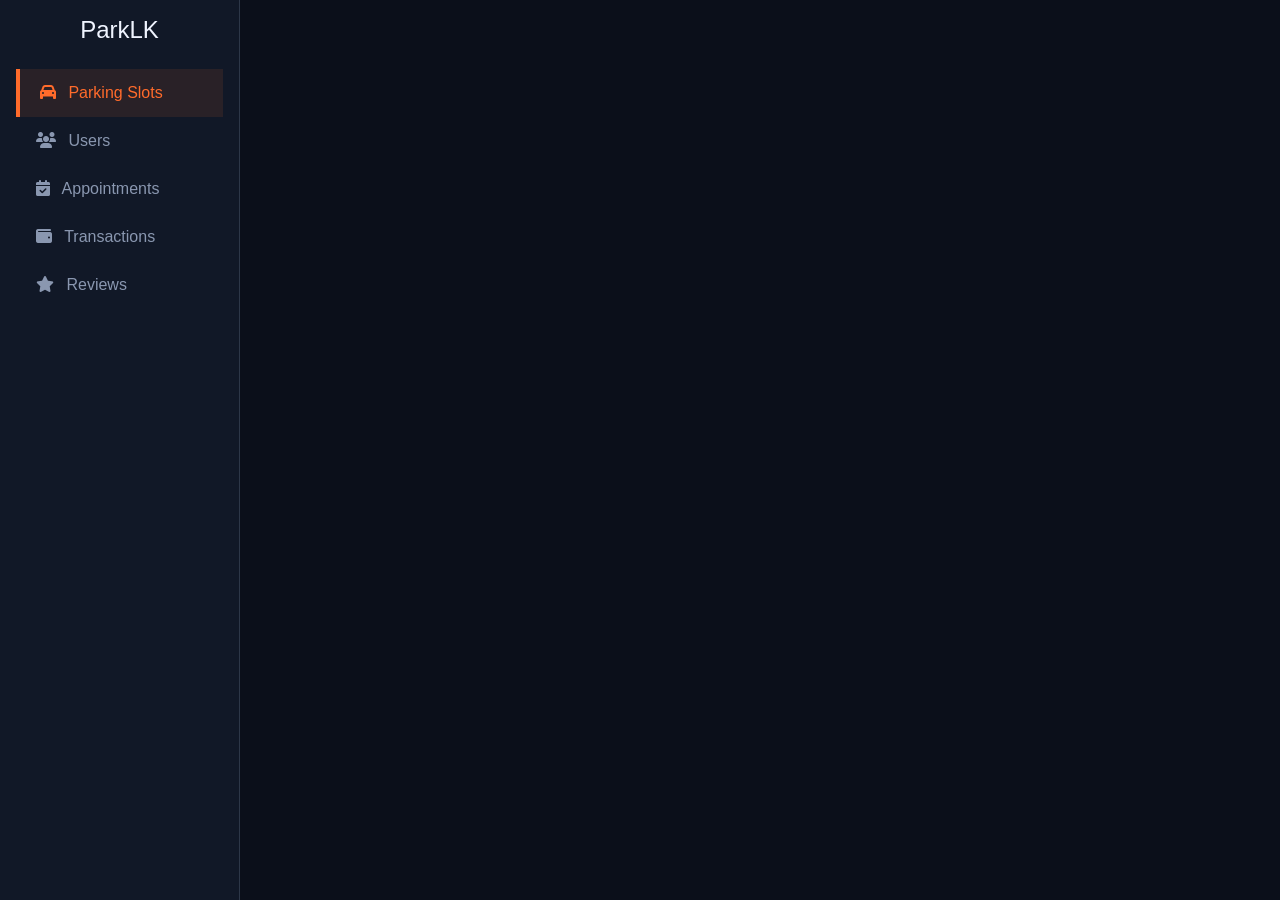
<file: Smart-Parking-System-Frontend/index.html>
<!DOCTYPE html>
<html lang="en">
<head>
    <meta charset="UTF-8">
    <meta name="viewport" content="width=device-width, initial-scale=1.0">
    <title>ParkLK Management System</title>
    <link href="https://cdn.jsdelivr.net/npm/bootstrap@5.3.0/dist/css/bootstrap.min.css" rel="stylesheet">
    <link href="https://cdnjs.cloudflare.com/ajax/libs/font-awesome/6.4.0/css/all.min.css" rel="stylesheet">
    <style>
        :root { --saffron: #FF6B2B; --deep: #0B0F1A; --surface: #111827; }
        body { background: var(--deep); color: #f0f4ff; font-family: 'Inter', sans-serif; }
        .sidebar { background: var(--surface); height: 100vh; position: fixed; width: 240px; border-right: 1px solid #2d3748; }
        .main-content { margin-left: 240px; padding: 30px; }
        .nav-link { color: #8A97B0; padding: 12px 20px; transition: 0.3s; }
        .nav-link.active { background: rgba(255,107,43,0.1); color: var(--saffron); border-left: 4px solid var(--saffron); }
        .card { background: var(--surface); border: 1px solid #2d3748; color: white; border-radius: 12px; }
        .btn-primary { background: var(--saffron); border: none; }
        .table { color: #e2e8f0; border-color: #2d3748; }
        .status-badge { font-size: 0.75rem; padding: 4px 8px; border-radius: 6px; }
    </style>
</head>
<body>

<div class="sidebar d-flex flex-column p-3">
    <h4 class="mb-4 text-center">Park<span>LK</span></h4>
    <a href="#" class="nav-link active" onclick="showSection('parking-section')"><i class="fas fa-car me-2"></i> Parking Slots</a>
    <a href="#" class="nav-link" onclick="showSection('user-section')"><i class="fas fa-users me-2"></i> Users</a>
    <a href="#" class="nav-link" onclick="showSection('appointment-section')"><i class="fas fa-calendar-check me-2"></i> Appointments</a>
    <a href="#" class="nav-link" onclick="showSection('transaction-section')"><i class="fas fa-wallet me-2"></i> Transactions</a>
    <a href="#" class="nav-link" onclick="showSection('review-section')"><i class="fas fa-star me-2"></i> Reviews</a>
</div>

<div class="main-content">
    <div id="content-area">
    </div>
</div>

<div class="modal fade" id="entityModal" tabindex="-1">
    <div class="modal-dialog">
        <div class="modal-content bg-dark border-secondary">
            <div class="modal-header border-secondary">
                <h5 class="modal-title" id="modalTitle">Entity Action</h5>
                <button type="button" class="btn-close btn-close-white" data-bs-dismiss="modal"></button>
            </div>
            <div class="modal-body" id="modalForm">
            </div>
        </div>
    </div>
</div>

<script src="https://code.jquery.com/jquery-3.6.0.min.js"></script>
<script src="https://cdn.jsdelivr.net/npm/bootstrap@5.3.0/dist/js/bootstrap.bundle.min.js"></script>
<script src="js/app.js"></script>
</body>
</html>
</file>
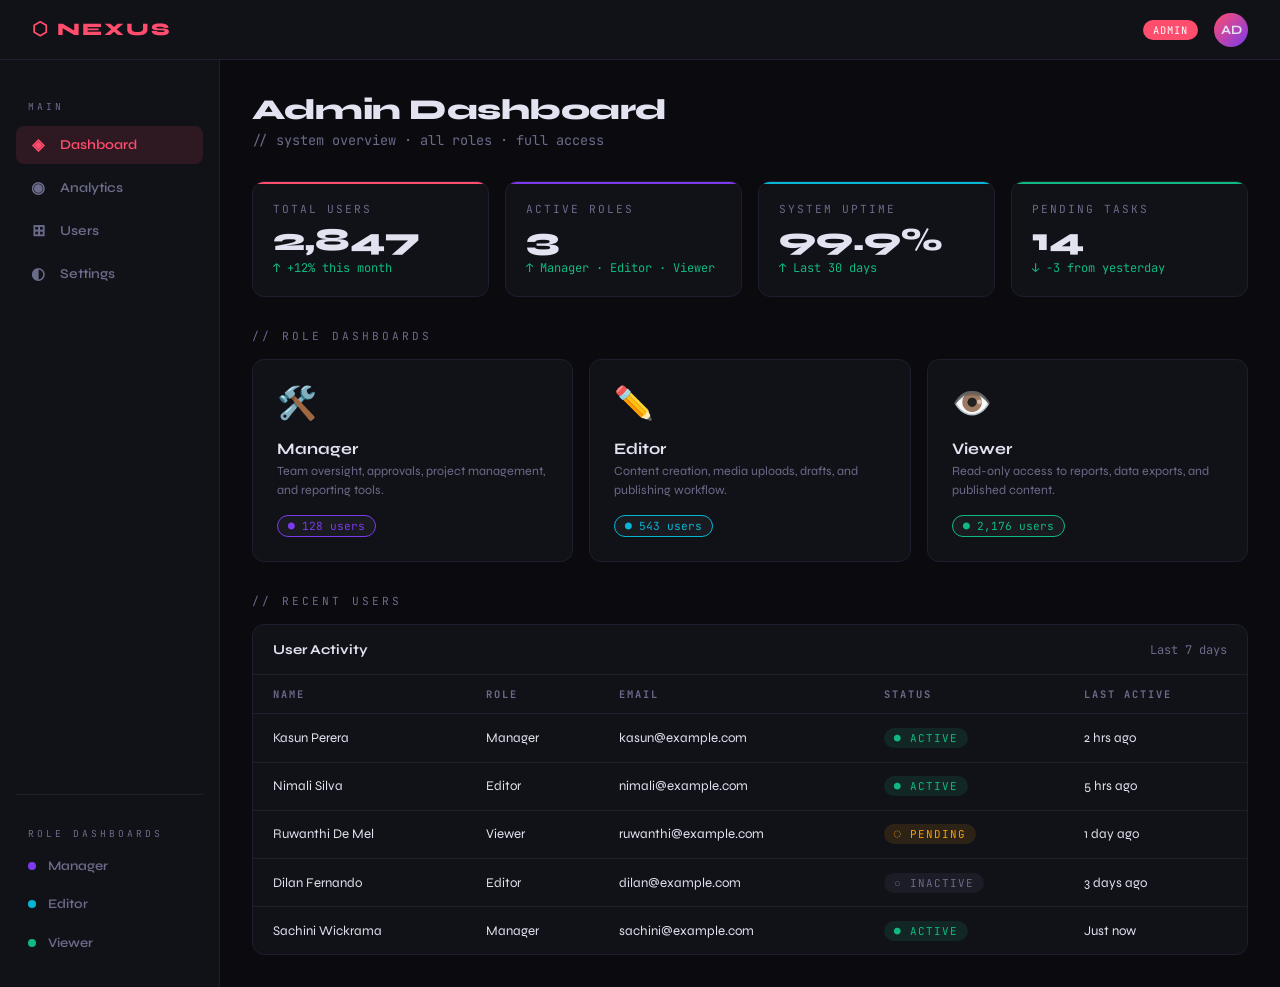
<file: Smart-Parking-System-Frontend/admin-dashboard.html>
<!DOCTYPE html>
<html lang="en">
<head>
    <meta charset="UTF-8">
    <meta name="viewport" content="width=device-width, initial-scale=1.0">
    <title>Admin Dashboard</title>
    <link href="https://fonts.googleapis.com/css2?family=Syne:wght@400;600;700;800&family=JetBrains+Mono:wght@300;400;500&display=swap" rel="stylesheet">
    <style>
        :root {
            --bg: #0a0a0f;
            --surface: #111118;
            --border: #1e1e2e;
            --accent: #ff4d6d;
            --accent2: #7c3aed;
            --text: #e2e2f0;
            --muted: #6b6b8a;
            --green: #10b981;
            --yellow: #f59e0b;
        }
        * { margin: 0; padding: 0; box-sizing: border-box; }
        body {
            background: var(--bg);
            color: var(--text);
            font-family: 'Syne', sans-serif;
            min-height: 100vh;
            display: flex;
            flex-direction: column;
        }

        /* TOP NAV */
        nav {
            display: flex;
            align-items: center;
            justify-content: space-between;
            padding: 0 2rem;
            height: 60px;
            background: var(--surface);
            border-bottom: 1px solid var(--border);
            position: sticky;
            top: 0;
            z-index: 100;
        }
        .logo {
            font-size: 1.1rem;
            font-weight: 800;
            letter-spacing: 2px;
            color: var(--accent);
            text-transform: uppercase;
        }
        .nav-right {
            display: flex;
            align-items: center;
            gap: 1rem;
        }
        .badge {
            font-family: 'JetBrains Mono', monospace;
            font-size: 0.65rem;
            background: var(--accent);
            color: #fff;
            padding: 3px 10px;
            border-radius: 20px;
            letter-spacing: 1px;
            text-transform: uppercase;
        }
        .avatar {
            width: 34px; height: 34px;
            border-radius: 50%;
            background: linear-gradient(135deg, var(--accent), var(--accent2));
            display: flex; align-items: center; justify-content: center;
            font-size: 0.8rem; font-weight: 700;
        }

        /* LAYOUT */
        .layout {
            display: flex;
            flex: 1;
        }

        /* SIDEBAR */
        aside {
            width: 220px;
            background: var(--surface);
            border-right: 1px solid var(--border);
            padding: 1.5rem 1rem;
            display: flex;
            flex-direction: column;
            gap: 0.3rem;
            min-height: calc(100vh - 60px);
        }
        .section-label {
            font-size: 0.6rem;
            letter-spacing: 3px;
            color: var(--muted);
            text-transform: uppercase;
            padding: 0.5rem 0.75rem;
            margin-top: 0.5rem;
            font-family: 'JetBrains Mono', monospace;
        }
        .nav-item {
            display: flex;
            align-items: center;
            gap: 0.75rem;
            padding: 0.6rem 0.75rem;
            border-radius: 8px;
            cursor: pointer;
            font-size: 0.85rem;
            font-weight: 600;
            color: var(--muted);
            transition: all 0.2s;
            text-decoration: none;
        }
        .nav-item:hover { background: var(--border); color: var(--text); }
        .nav-item.active { background: rgba(255,77,109,0.12); color: var(--accent); }
        .nav-item .icon { font-size: 1rem; width: 20px; text-align: center; }

        /* ROLE LINKS SECTION */
        .role-links {
            margin-top: auto;
            padding-top: 1rem;
            border-top: 1px solid var(--border);
        }
        .role-btn {
            display: flex;
            align-items: center;
            gap: 0.75rem;
            padding: 0.6rem 0.75rem;
            border-radius: 8px;
            cursor: pointer;
            font-size: 0.82rem;
            font-weight: 600;
            color: var(--muted);
            transition: all 0.2s;
            text-decoration: none;
            margin-bottom: 0.2rem;
        }
        .role-btn:hover { background: var(--border); color: var(--text); }
        .role-btn .dot {
            width: 8px; height: 8px; border-radius: 50%; flex-shrink: 0;
        }

        /* MAIN */
        main {
            flex: 1;
            padding: 2rem;
            overflow-y: auto;
        }
        .page-title {
            font-size: 1.8rem;
            font-weight: 800;
            margin-bottom: 0.25rem;
            letter-spacing: -0.5px;
        }
        .page-sub {
            color: var(--muted);
            font-size: 0.85rem;
            font-family: 'JetBrains Mono', monospace;
            margin-bottom: 2rem;
        }

        /* STATS */
        .stats-grid {
            display: grid;
            grid-template-columns: repeat(4, 1fr);
            gap: 1rem;
            margin-bottom: 2rem;
        }
        .stat-card {
            background: var(--surface);
            border: 1px solid var(--border);
            border-radius: 12px;
            padding: 1.25rem;
            position: relative;
            overflow: hidden;
            transition: border-color 0.2s;
        }
        .stat-card:hover { border-color: var(--accent); }
        .stat-card::before {
            content: '';
            position: absolute;
            top: 0; left: 0; right: 0;
            height: 2px;
            background: var(--c, var(--accent));
        }
        .stat-label {
            font-size: 0.7rem;
            letter-spacing: 2px;
            text-transform: uppercase;
            color: var(--muted);
            font-family: 'JetBrains Mono', monospace;
            margin-bottom: 0.5rem;
        }
        .stat-value {
            font-size: 2rem;
            font-weight: 800;
            line-height: 1;
            margin-bottom: 0.25rem;
        }
        .stat-change {
            font-size: 0.75rem;
            color: var(--green);
            font-family: 'JetBrains Mono', monospace;
        }

        /* ROLE CARDS */
        .section-title {
            font-size: 0.7rem;
            letter-spacing: 3px;
            text-transform: uppercase;
            color: var(--muted);
            font-family: 'JetBrains Mono', monospace;
            margin-bottom: 1rem;
        }
        .roles-grid {
            display: grid;
            grid-template-columns: repeat(3, 1fr);
            gap: 1rem;
            margin-bottom: 2rem;
        }
        .role-card {
            background: var(--surface);
            border: 1px solid var(--border);
            border-radius: 12px;
            padding: 1.5rem;
            text-decoration: none;
            color: inherit;
            transition: all 0.25s;
            display: block;
            position: relative;
            overflow: hidden;
        }
        .role-card::after {
            content: '→';
            position: absolute;
            top: 1.25rem; right: 1.25rem;
            font-size: 1.2rem;
            opacity: 0;
            transform: translateX(-8px);
            transition: all 0.25s;
            color: var(--card-accent);
        }
        .role-card:hover {
            border-color: var(--card-accent);
            transform: translateY(-3px);
            box-shadow: 0 8px 30px rgba(0,0,0,0.4);
        }
        .role-card:hover::after {
            opacity: 1;
            transform: translateX(0);
        }
        .role-icon {
            font-size: 2rem;
            margin-bottom: 1rem;
        }
        .role-name {
            font-size: 1rem;
            font-weight: 700;
            margin-bottom: 0.25rem;
        }
        .role-desc {
            font-size: 0.78rem;
            color: var(--muted);
            margin-bottom: 1rem;
            line-height: 1.5;
        }
        .role-count {
            display: inline-flex;
            align-items: center;
            gap: 0.4rem;
            font-family: 'JetBrains Mono', monospace;
            font-size: 0.7rem;
            color: var(--card-accent);
            background: rgba(255,255,255,0.04);
            padding: 3px 10px;
            border-radius: 20px;
            border: 1px solid var(--card-accent);
        }

        /* TABLE */
        .table-wrap {
            background: var(--surface);
            border: 1px solid var(--border);
            border-radius: 12px;
            overflow: hidden;
        }
        .table-header {
            display: flex;
            justify-content: space-between;
            align-items: center;
            padding: 1rem 1.25rem;
            border-bottom: 1px solid var(--border);
        }
        .table-title {
            font-size: 0.85rem;
            font-weight: 700;
        }
        table {
            width: 100%;
            border-collapse: collapse;
        }
        thead th {
            padding: 0.75rem 1.25rem;
            text-align: left;
            font-size: 0.65rem;
            letter-spacing: 2px;
            text-transform: uppercase;
            color: var(--muted);
            font-family: 'JetBrains Mono', monospace;
            border-bottom: 1px solid var(--border);
        }
        tbody tr {
            border-bottom: 1px solid var(--border);
            transition: background 0.15s;
        }
        tbody tr:last-child { border-bottom: none; }
        tbody tr:hover { background: rgba(255,255,255,0.02); }
        tbody td {
            padding: 0.85rem 1.25rem;
            font-size: 0.83rem;
        }
        .status-pill {
            display: inline-flex;
            align-items: center;
            gap: 5px;
            font-size: 0.68rem;
            font-family: 'JetBrains Mono', monospace;
            padding: 3px 10px;
            border-radius: 20px;
            text-transform: uppercase;
            letter-spacing: 1px;
        }
        .status-pill.active { background: rgba(16,185,129,0.12); color: var(--green); }
        .status-pill.pending { background: rgba(245,158,11,0.12); color: var(--yellow); }
        .status-pill.inactive { background: rgba(107,107,138,0.12); color: var(--muted); }

        @media (max-width: 1100px) {
            .stats-grid { grid-template-columns: repeat(2, 1fr); }
            .roles-grid { grid-template-columns: repeat(2, 1fr); }
        }
        @media (max-width: 700px) {
            aside { display: none; }
            .stats-grid { grid-template-columns: 1fr 1fr; }
            .roles-grid { grid-template-columns: 1fr; }
        }
    </style>
</head>
<body>

<nav>
    <div class="logo">⬡ Nexus</div>
    <div class="nav-right">
        <span class="badge">Admin</span>
        <div class="avatar">AD</div>
    </div>
</nav>

<div class="layout">
    <aside>
        <div class="section-label">Main</div>
        <a href="admin-dashboard.html" class="nav-item active">
            <span class="icon">◈</span> Dashboard
        </a>
        <a href="#" class="nav-item">
            <span class="icon">◉</span> Analytics
        </a>
        <a href="#" class="nav-item">
            <span class="icon">⊞</span> Users
        </a>
        <a href="#" class="nav-item">
            <span class="icon">◐</span> Settings
        </a>

        <div class="role-links">
            <div class="section-label">Role Dashboards</div>
            <a href="manager-dashboard.html" class="role-btn">
                <span class="dot" style="background:#7c3aed"></span> Manager
            </a>
            <a href="editor-dashboard.html" class="role-btn">
                <span class="dot" style="background:#06b6d4"></span> Editor
            </a>
            <a href="viewer-dashboard.html" class="role-btn">
                <span class="dot" style="background:#10b981"></span> Viewer
            </a>
        </div>
    </aside>

    <main>
        <h1 class="page-title">Admin Dashboard</h1>
        <p class="page-sub">// system overview · all roles · full access</p>

        <!-- Stats -->
        <div class="stats-grid">
            <div class="stat-card" style="--c:#ff4d6d">
                <div class="stat-label">Total Users</div>
                <div class="stat-value">2,847</div>
                <div class="stat-change">↑ +12% this month</div>
            </div>
            <div class="stat-card" style="--c:#7c3aed">
                <div class="stat-label">Active Roles</div>
                <div class="stat-value">3</div>
                <div class="stat-change">↑ Manager · Editor · Viewer</div>
            </div>
            <div class="stat-card" style="--c:#06b6d4">
                <div class="stat-label">System Uptime</div>
                <div class="stat-value">99.9%</div>
                <div class="stat-change">↑ Last 30 days</div>
            </div>
            <div class="stat-card" style="--c:#10b981">
                <div class="stat-label">Pending Tasks</div>
                <div class="stat-value">14</div>
                <div class="stat-change">↓ -3 from yesterday</div>
            </div>
        </div>

        <!-- Role Dashboards -->
        <div class="section-title">// Role Dashboards</div>
        <div class="roles-grid">
            <a href="manager-dashboard.html" class="role-card" style="--card-accent:#7c3aed">
                <div class="role-icon">🛠️</div>
                <div class="role-name">Manager</div>
                <div class="role-desc">Team oversight, approvals, project management, and reporting tools.</div>
                <span class="role-count">● 128 users</span>
            </a>
            <a href="editor-dashboard.html" class="role-card" style="--card-accent:#06b6d4">
                <div class="role-icon">✏️</div>
                <div class="role-name">Editor</div>
                <div class="role-desc">Content creation, media uploads, drafts, and publishing workflow.</div>
                <span class="role-count">● 543 users</span>
            </a>
            <a href="viewer-dashboard.html" class="role-card" style="--card-accent:#10b981">
                <div class="role-icon">👁️</div>
                <div class="role-name">Viewer</div>
                <div class="role-desc">Read-only access to reports, data exports, and published content.</div>
                <span class="role-count">● 2,176 users</span>
            </a>
        </div>

        <!-- Recent Users -->
        <div class="section-title">// Recent Users</div>
        <div class="table-wrap">
            <div class="table-header">
                <span class="table-title">User Activity</span>
                <span style="font-size:0.75rem;color:var(--muted);font-family:'JetBrains Mono',monospace">Last 7 days</span>
            </div>
            <table>
                <thead>
                <tr>
                    <th>Name</th>
                    <th>Role</th>
                    <th>Email</th>
                    <th>Status</th>
                    <th>Last Active</th>
                </tr>
                </thead>
                <tbody>
                <tr>
                    <td>Kasun Perera</td>
                    <td>Manager</td>
                    <td>kasun@example.com</td>
                    <td><span class="status-pill active">● Active</span></td>
                    <td>2 hrs ago</td>
                </tr>
                <tr>
                    <td>Nimali Silva</td>
                    <td>Editor</td>
                    <td>nimali@example.com</td>
                    <td><span class="status-pill active">● Active</span></td>
                    <td>5 hrs ago</td>
                </tr>
                <tr>
                    <td>Ruwanthi De Mel</td>
                    <td>Viewer</td>
                    <td>ruwanthi@example.com</td>
                    <td><span class="status-pill pending">◌ Pending</span></td>
                    <td>1 day ago</td>
                </tr>
                <tr>
                    <td>Dilan Fernando</td>
                    <td>Editor</td>
                    <td>dilan@example.com</td>
                    <td><span class="status-pill inactive">○ Inactive</span></td>
                    <td>3 days ago</td>
                </tr>
                <tr>
                    <td>Sachini Wickrama</td>
                    <td>Manager</td>
                    <td>sachini@example.com</td>
                    <td><span class="status-pill active">● Active</span></td>
                    <td>Just now</td>
                </tr>
                </tbody>
            </table>
        </div>
    </main>
</div>

</body>
</html>
</file>
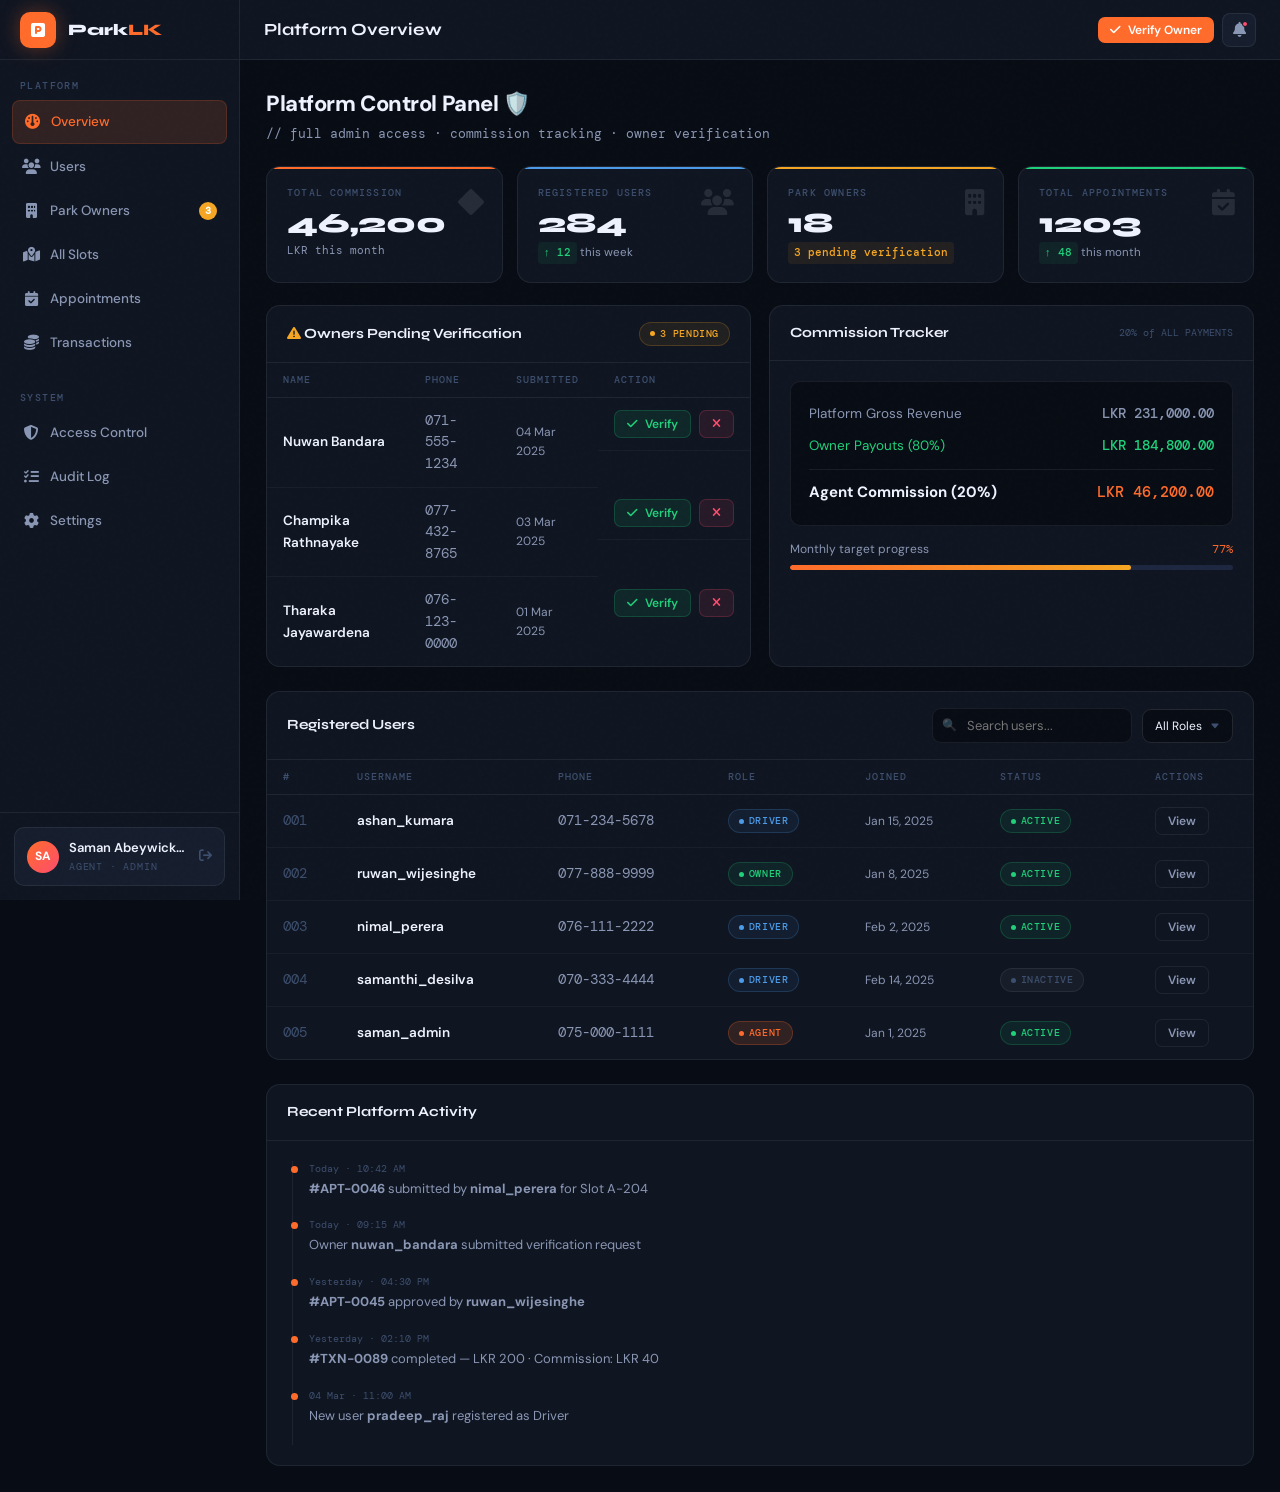
<file: Smart-Parking-System-Frontend/agent-dashboard.html>
<!DOCTYPE html>
<html lang="en">
<head>
    <meta charset="UTF-8">
    <meta name="viewport" content="width=device-width, initial-scale=1.0">
    <title>Agent Dashboard — ParkLK</title>
    <link rel="stylesheet" href="css/styles.css">
    <link href="https://cdnjs.cloudflare.com/ajax/libs/font-awesome/6.4.0/css/all.min.css" rel="stylesheet">
</head>
<body>
<div class="app-shell">

    <aside class="sidebar">
        <div class="sidebar-brand">
            <div class="brand-icon" style="background:var(--saffron)"><i class="fas fa-square-parking"></i></div>
            <div class="brand-name">Park<span>LK</span></div>
        </div>
        <div class="sidebar-section">
            <div class="sidebar-section-label">Platform</div>
            <a href="agent-dashboard.html" class="nav-item active"><span class="nav-icon"><i class="fas fa-gauge"></i></span> Overview</a>
            <a href="#" class="nav-item" onclick="openModal('usersModal');return false"><span class="nav-icon"><i class="fas fa-users"></i></span> Users</a>
            <a href="#" class="nav-item"><span class="nav-icon"><i class="fas fa-building"></i></span> Park Owners <span class="nav-badge" style="background:var(--amber)">3</span></a>
            <a href="parking-slot.html" class="nav-item"><span class="nav-icon"><i class="fas fa-map-location-dot"></i></span> All Slots</a>
            <a href="appoiments.html" class="nav-item"><span class="nav-icon"><i class="fas fa-calendar-check"></i></span> Appointments</a>
            <a href="transaction.html" class="nav-item"><span class="nav-icon"><i class="fas fa-coins"></i></span> Transactions</a>
        </div>
        <div class="sidebar-section">
            <div class="sidebar-section-label">System</div>
            <a href="#" class="nav-item"><span class="nav-icon"><i class="fas fa-shield-halved"></i></span> Access Control</a>
            <a href="#" class="nav-item"><span class="nav-icon"><i class="fas fa-list-check"></i></span> Audit Log</a>
            <a href="#" class="nav-item"><span class="nav-icon"><i class="fas fa-gear"></i></span> Settings</a>
        </div>
        <div class="sidebar-footer">
            <div class="user-card">
                <div class="user-avatar" style="background:linear-gradient(135deg,var(--saffron),var(--red))">SA</div>
                <div class="user-info"><div class="user-name">Saman Abeywickrama</div><div class="user-role">Agent · Admin</div></div>
                <a href="park-auth.html" style="color:var(--text3);font-size:13px"><i class="fas fa-arrow-right-from-bracket"></i></a>
            </div>
        </div>
    </aside>

    <header class="topbar">
        <button id="menu-btn" class="topbar-menu-btn"><i class="fas fa-bars"></i></button>
        <div class="page-title">Platform Overview</div>
        <div class="topbar-actions">
            <button class="btn btn-primary btn-sm" onclick="openModal('verifyOwnerModal')"><i class="fas fa-check"></i> Verify Owner</button>
            <button class="topbar-btn notif"><i class="fas fa-bell"></i></button>
        </div>
    </header>

    <main class="main-content">

        <div class="page-header">
            <div>
                <div class="page-header-title">Platform Control Panel 🛡️</div>
                <div class="page-header-sub">// full admin access · commission tracking · owner verification</div>
            </div>
        </div>

        <div class="stats-grid">
            <div class="stat-card" style="--c:var(--saffron)">
                <div class="stat-label">Total Commission</div><div class="stat-value">46,200</div>
                <div class="stat-sub mono" style="font-size:11px">LKR this month</div><div class="stat-icon"><i class="fas fa-diamond"></i></div>
            </div>
            <div class="stat-card" style="--c:var(--blue)">
                <div class="stat-label">Registered Users</div><div class="stat-value" data-count="284">0</div>
                <div class="stat-sub"><span class="stat-change up">↑ 12</span> this week</div><div class="stat-icon"><i class="fas fa-users"></i></div>
            </div>
            <div class="stat-card" style="--c:var(--amber)">
                <div class="stat-label">Park Owners</div><div class="stat-value" data-count="18">0</div>
                <div class="stat-sub"><span class="stat-change warn">3 pending verification</span></div><div class="stat-icon"><i class="fas fa-building"></i></div>
            </div>
            <div class="stat-card" style="--c:var(--green)">
                <div class="stat-label">Total Appointments</div><div class="stat-value" data-count="1203">0</div>
                <div class="stat-sub"><span class="stat-change up">↑ 48</span> this month</div><div class="stat-icon"><i class="fas fa-calendar-check"></i></div>
            </div>
        </div>

        <div class="grid-2 mb-3">
            <!-- Owner Verification -->
            <div class="card">
                <div class="card-header">
                    <div class="card-title"><i class="fas fa-triangle-exclamation" style="color:var(--amber)"></i> Owners Pending Verification</div>
                    <span class="badge badge-pending">3 Pending</span>
                </div>
                <div class="table-wrap">
                    <table>
                        <thead><tr><th>Name</th><th>Phone</th><th>Submitted</th><th>Action</th></tr></thead>
                        <tbody>
                        <tr><td><strong>Nuwan Bandara</strong></td><td class="mono">071-555-1234</td><td style="font-size:12px">04 Mar 2025</td>
                            <td class="flex gap-1"><button class="btn btn-success btn-sm" onclick="verifyOwner(this,'Nuwan Bandara')"><i class="fas fa-check"></i> Verify</button><button class="btn btn-danger btn-sm" onclick="rejectOwner(this,'Nuwan Bandara')"><i class="fas fa-xmark"></i></button></td></tr>
                        <tr><td><strong>Champika Rathnayake</strong></td><td class="mono">077-432-8765</td><td style="font-size:12px">03 Mar 2025</td>
                            <td class="flex gap-1"><button class="btn btn-success btn-sm" onclick="verifyOwner(this,'Champika')"><i class="fas fa-check"></i> Verify</button><button class="btn btn-danger btn-sm" onclick="rejectOwner(this,'Champika')"><i class="fas fa-xmark"></i></button></td></tr>
                        <tr><td><strong>Tharaka Jayawardena</strong></td><td class="mono">076-123-0000</td><td style="font-size:12px">01 Mar 2025</td>
                            <td class="flex gap-1"><button class="btn btn-success btn-sm" onclick="verifyOwner(this,'Tharaka')"><i class="fas fa-check"></i> Verify</button><button class="btn btn-danger btn-sm" onclick="rejectOwner(this,'Tharaka')"><i class="fas fa-xmark"></i></button></td></tr>
                        </tbody>
                    </table>
                </div>
            </div>

            <!-- Commission -->
            <div class="card">
                <div class="card-header"><div class="card-title">Commission Tracker</div><span class="card-meta">20% of ALL PAYMENTS</span></div>
                <div class="card-body">
                    <div class="calc-display">
                        <div class="calc-row"><span>Platform Gross Revenue</span><span class="calc-amount mono">LKR 231,000.00</span></div>
                        <div class="calc-row"><span class="text-green">Owner Payouts (80%)</span><span class="calc-amount mono text-green">LKR 184,800.00</span></div>
                        <div class="calc-row total"><span>Agent Commission (20%)</span><span class="calc-amount text-saffron">LKR 46,200.00</span></div>
                    </div>
                    <div style="margin-top:12px">
                        <div style="display:flex;justify-content:space-between;margin-bottom:5px">
                            <span style="font-size:12px;color:var(--text2)">Monthly target progress</span>
                            <span class="mono" style="font-size:12px;color:var(--saffron)">77%</span>
                        </div>
                        <div style="height:5px;background:var(--surface3);border-radius:3px;overflow:hidden">
                            <div style="width:77%;height:100%;background:linear-gradient(90deg,var(--saffron),var(--amber));border-radius:3px"></div>
                        </div>
                    </div>
                </div>
            </div>
        </div>

        <!-- All Users -->
        <div class="card mb-3">
            <div class="card-header">
                <div class="card-title">Registered Users</div>
                <div style="display:flex;gap:10px;align-items:center">
                    <div class="search-wrap"><input type="text" id="userSearch" placeholder="Search users..."></div>
                    <select class="form-control" style="width:auto;padding:8px 30px 8px 12px;font-size:12px">
                        <option>All Roles</option><option>Driver</option><option>Owner</option><option>Agent</option>
                    </select>
                </div>
            </div>
            <div class="table-wrap">
                <table id="usersTable">
                    <thead><tr><th>#</th><th>Username</th><th>Phone</th><th>Role</th><th>Joined</th><th>Status</th><th>Actions</th></tr></thead>
                    <tbody>
                    <tr><td class="mono text-dim">001</td><td><strong>ashan_kumara</strong></td><td class="mono">071-234-5678</td><td><span class="badge badge-driver">Driver</span></td><td style="font-size:12px">Jan 15, 2025</td><td><span class="badge badge-confirmed">Active</span></td><td><button class="btn btn-ghost btn-sm">View</button></td></tr>
                    <tr><td class="mono text-dim">002</td><td><strong>ruwan_wijesinghe</strong></td><td class="mono">077-888-9999</td><td><span class="badge badge-owner">Owner</span></td><td style="font-size:12px">Jan 8, 2025</td><td><span class="badge badge-confirmed">Active</span></td><td><button class="btn btn-ghost btn-sm">View</button></td></tr>
                    <tr><td class="mono text-dim">003</td><td><strong>nimal_perera</strong></td><td class="mono">076-111-2222</td><td><span class="badge badge-driver">Driver</span></td><td style="font-size:12px">Feb 2, 2025</td><td><span class="badge badge-confirmed">Active</span></td><td><button class="btn btn-ghost btn-sm">View</button></td></tr>
                    <tr><td class="mono text-dim">004</td><td><strong>samanthi_desilva</strong></td><td class="mono">070-333-4444</td><td><span class="badge badge-driver">Driver</span></td><td style="font-size:12px">Feb 14, 2025</td><td><span class="badge badge-inactive">Inactive</span></td><td><button class="btn btn-ghost btn-sm">View</button></td></tr>
                    <tr><td class="mono text-dim">005</td><td><strong>saman_admin</strong></td><td class="mono">075-000-1111</td><td><span class="badge badge-agent">Agent</span></td><td style="font-size:12px">Jan 1, 2025</td><td><span class="badge badge-confirmed">Active</span></td><td><button class="btn btn-ghost btn-sm">View</button></td></tr>
                    </tbody>
                </table>
            </div>
        </div>

        <!-- Activity Timeline -->
        <div class="card">
            <div class="card-header"><div class="card-title">Recent Platform Activity</div></div>
            <div class="card-body">
                <div class="timeline">
                    <div class="timeline-item"><div class="timeline-time">Today · 10:42 AM</div><div class="timeline-text"><strong>#APT-0046</strong> submitted by <strong>nimal_perera</strong> for Slot A-204</div></div>
                    <div class="timeline-item"><div class="timeline-time">Today · 09:15 AM</div><div class="timeline-text">Owner <strong>nuwan_bandara</strong> submitted verification request</div></div>
                    <div class="timeline-item"><div class="timeline-time">Yesterday · 04:30 PM</div><div class="timeline-text"><strong>#APT-0045</strong> approved by <strong>ruwan_wijesinghe</strong></div></div>
                    <div class="timeline-item"><div class="timeline-time">Yesterday · 02:10 PM</div><div class="timeline-text"><strong>#TXN-0089</strong> completed — LKR 200 · Commission: LKR 40</div></div>
                    <div class="timeline-item"><div class="timeline-time">04 Mar · 11:00 AM</div><div class="timeline-text">New user <strong>pradeep_raj</strong> registered as Driver</div></div>
                </div>
            </div>
        </div>

    </main>
</div>

<!-- Verify Owner Modal -->
<div class="modal-overlay" id="verifyOwnerModal">
    <div class="modal">
        <div class="modal-header"><div class="modal-title"><i class="fas fa-check-double" style="color:var(--green)"></i> Verify Park Owner</div><button class="modal-close" onclick="closeModal('verifyOwnerModal')">✕</button></div>
        <div class="modal-body">
            <div class="form-group"><label class="form-label">Owner Username</label><input type="text" class="form-control" placeholder="Search owner..."></div>
            <div class="form-group"><label class="form-label">Verification Notes</label><textarea class="form-control" rows="3" placeholder="Internal notes..."></textarea></div>
        </div>
        <div class="modal-footer">
            <button class="btn btn-ghost btn-sm" onclick="closeModal('verifyOwnerModal')">Cancel</button>
            <button class="btn btn-primary btn-sm" onclick="closeModal('verifyOwnerModal');showToast('Owner verified!','success')"><i class="fas fa-check"></i> Verify</button>
        </div>
    </div>
</div>

<script src="js/app.js"></script>
<script>
    document.addEventListener('DOMContentLoaded',()=>{ initSearch('userSearch','usersTable'); });
    function verifyOwner(btn, name) { btn.closest('tr').querySelector('td:last-child').innerHTML='<span class="badge badge-verified">Verified</span>'; showToast(name+' verified!','success'); }
    function rejectOwner(btn, name) { btn.closest('tr').querySelector('td:last-child').innerHTML='<span class="badge badge-cancelled">Rejected</span>'; showToast(name+' rejected','error'); }
</script>
</body>
</html>
</file>
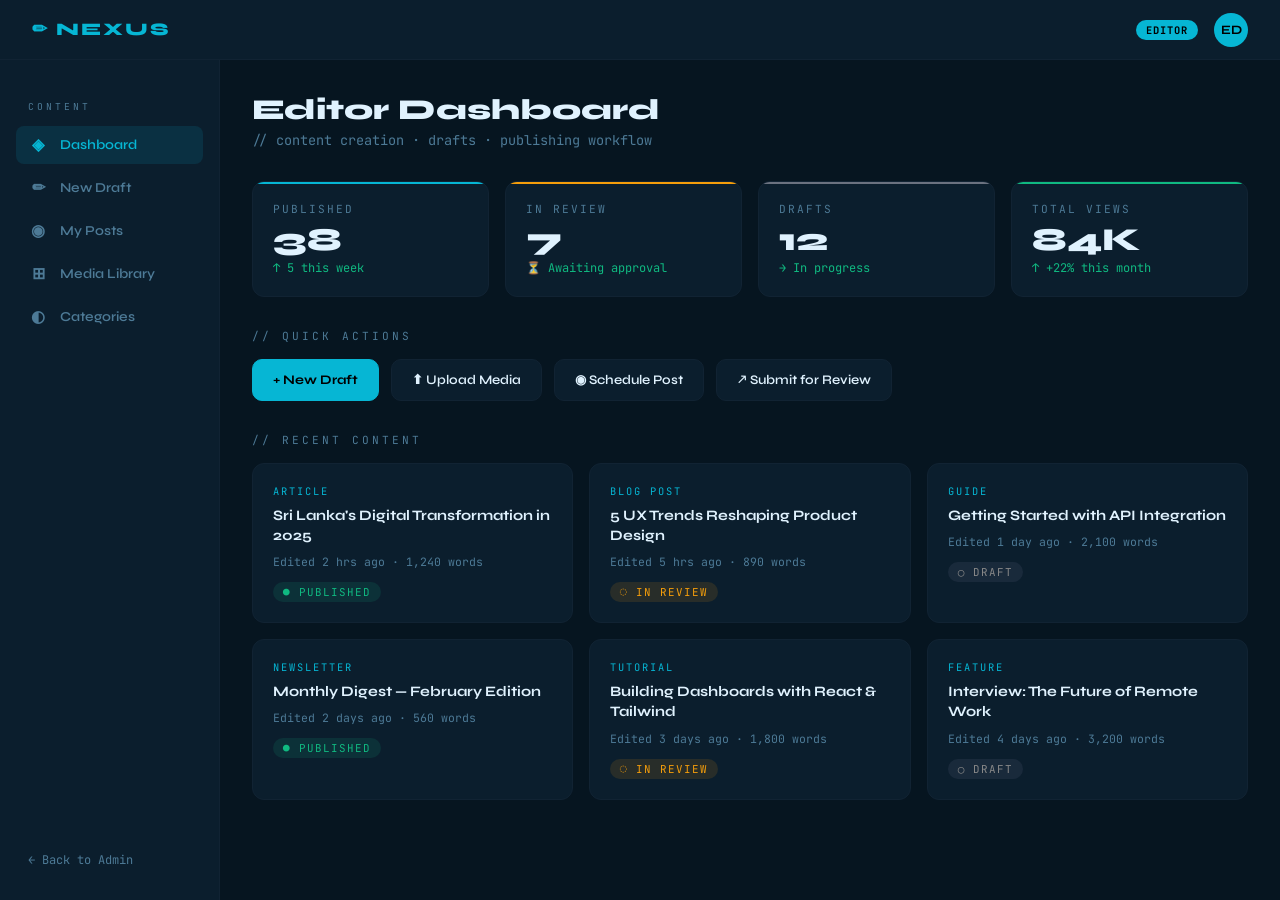
<file: Smart-Parking-System-Frontend/editor-dashboard.html>
<!DOCTYPE html>
<html lang="en">
<head>
  <meta charset="UTF-8">
  <meta name="viewport" content="width=device-width, initial-scale=1.0">
  <title>Editor Dashboard</title>
  <link href="https://fonts.googleapis.com/css2?family=Syne:wght@400;600;700;800&family=JetBrains+Mono:wght@300;400;500&display=swap" rel="stylesheet">
  <style>
    :root {
      --bg: #061520;
      --surface: #0b1e2d;
      --border: #112333;
      --accent: #06b6d4;
      --accent-light: #67e8f9;
      --text: #e0f2fe;
      --muted: #4d7a96;
      --green: #10b981;
      --yellow: #f59e0b;
    }
    * { margin: 0; padding: 0; box-sizing: border-box; }
    body { background: var(--bg); color: var(--text); font-family: 'Syne', sans-serif; min-height: 100vh; display: flex; flex-direction: column; }
    nav { display: flex; align-items: center; justify-content: space-between; padding: 0 2rem; height: 60px; background: var(--surface); border-bottom: 1px solid var(--border); position: sticky; top: 0; z-index: 100; }
    .logo { font-size: 1.1rem; font-weight: 800; letter-spacing: 2px; color: var(--accent); text-transform: uppercase; }
    .badge { font-family: 'JetBrains Mono', monospace; font-size: 0.65rem; background: var(--accent); color: #000; padding: 3px 10px; border-radius: 20px; letter-spacing: 1px; text-transform: uppercase; font-weight: 700; }
    .avatar { width: 34px; height: 34px; border-radius: 50%; background: linear-gradient(135deg, var(--accent), #06b6d4); display: flex; align-items: center; justify-content: center; font-size: 0.8rem; font-weight: 700; color: #000; }
    .nav-right { display: flex; align-items: center; gap: 1rem; }
    .layout { display: flex; flex: 1; }
    aside { width: 220px; background: var(--surface); border-right: 1px solid var(--border); padding: 1.5rem 1rem; display: flex; flex-direction: column; gap: 0.3rem; min-height: calc(100vh - 60px); }
    .section-label { font-size: 0.6rem; letter-spacing: 3px; color: var(--muted); text-transform: uppercase; padding: 0.5rem 0.75rem; margin-top: 0.5rem; font-family: 'JetBrains Mono', monospace; }
    .nav-item { display: flex; align-items: center; gap: 0.75rem; padding: 0.6rem 0.75rem; border-radius: 8px; cursor: pointer; font-size: 0.85rem; font-weight: 600; color: var(--muted); transition: all 0.2s; text-decoration: none; }
    .nav-item:hover { background: var(--border); color: var(--text); }
    .nav-item.active { background: rgba(6,182,212,0.12); color: var(--accent); }
    .nav-item .icon { font-size: 1rem; width: 20px; text-align: center; }
    .back-link { display: flex; align-items: center; gap: 0.5rem; font-size: 0.75rem; color: var(--muted); padding: 0.5rem 0.75rem; text-decoration: none; transition: color 0.2s; margin-top: auto; font-family: 'JetBrains Mono', monospace; }
    .back-link:hover { color: var(--text); }
    main { flex: 1; padding: 2rem; overflow-y: auto; }
    .page-title { font-size: 1.8rem; font-weight: 800; margin-bottom: 0.25rem; }
    .page-sub { color: var(--muted); font-size: 0.85rem; font-family: 'JetBrains Mono', monospace; margin-bottom: 2rem; }

    .stats-grid { display: grid; grid-template-columns: repeat(4, 1fr); gap: 1rem; margin-bottom: 2rem; }
    .stat-card { background: var(--surface); border: 1px solid var(--border); border-radius: 12px; padding: 1.25rem; position: relative; overflow: hidden; transition: border-color 0.2s; }
    .stat-card:hover { border-color: var(--accent); }
    .stat-card::before { content: ''; position: absolute; top: 0; left: 0; right: 0; height: 2px; background: var(--c, var(--accent)); }
    .stat-label { font-size: 0.7rem; letter-spacing: 2px; text-transform: uppercase; color: var(--muted); font-family: 'JetBrains Mono', monospace; margin-bottom: 0.5rem; }
    .stat-value { font-size: 2rem; font-weight: 800; line-height: 1; margin-bottom: 0.25rem; }
    .stat-change { font-size: 0.75rem; color: var(--green); font-family: 'JetBrains Mono', monospace; }

    .section-title { font-size: 0.7rem; letter-spacing: 3px; text-transform: uppercase; color: var(--muted); font-family: 'JetBrains Mono', monospace; margin-bottom: 1rem; }
    .content-grid { display: grid; grid-template-columns: repeat(3, 1fr); gap: 1rem; margin-bottom: 2rem; }
    .content-card { background: var(--surface); border: 1px solid var(--border); border-radius: 12px; padding: 1.25rem; transition: all 0.2s; }
    .content-card:hover { border-color: var(--accent); transform: translateY(-2px); }
    .content-type { font-size: 0.65rem; letter-spacing: 2px; text-transform: uppercase; color: var(--accent); font-family: 'JetBrains Mono', monospace; margin-bottom: 0.5rem; }
    .content-title { font-size: 0.9rem; font-weight: 700; margin-bottom: 0.5rem; line-height: 1.4; }
    .content-meta { font-size: 0.72rem; color: var(--muted); font-family: 'JetBrains Mono', monospace; margin-bottom: 0.75rem; }
    .status-pill { display: inline-flex; align-items: center; gap: 5px; font-size: 0.68rem; font-family: 'JetBrains Mono', monospace; padding: 3px 10px; border-radius: 20px; text-transform: uppercase; letter-spacing: 1px; }
    .status-pill.draft { background: rgba(107,107,138,0.15); color: #888; }
    .status-pill.review { background: rgba(245,158,11,0.12); color: var(--yellow); }
    .status-pill.published { background: rgba(16,185,129,0.12); color: var(--green); }

    .quick-actions { display: flex; gap: 0.75rem; margin-bottom: 2rem; flex-wrap: wrap; }
    .action-btn { background: var(--surface); border: 1px solid var(--border); border-radius: 10px; padding: 0.75rem 1.25rem; font-size: 0.82rem; font-weight: 600; color: var(--text); cursor: pointer; transition: all 0.2s; display: flex; align-items: center; gap: 0.5rem; font-family: 'Syne', sans-serif; }
    .action-btn:hover { background: var(--accent); color: #000; border-color: var(--accent); }
    .action-btn.primary { background: var(--accent); color: #000; border-color: var(--accent); font-weight: 700; }
    .action-btn.primary:hover { background: var(--accent-light); }
  </style>
</head>
<body>

<nav>
  <div class="logo">✏ Nexus</div>
  <div class="nav-right">
    <span class="badge">Editor</span>
    <div class="avatar">ED</div>
  </div>
</nav>

<div class="layout">
  <aside>
    <div class="section-label">Content</div>
    <a href="editor-dashboard.html" class="nav-item active"><span class="icon">◈</span> Dashboard</a>
    <a href="#" class="nav-item"><span class="icon">✏</span> New Draft</a>
    <a href="#" class="nav-item"><span class="icon">◉</span> My Posts</a>
    <a href="#" class="nav-item"><span class="icon">⊞</span> Media Library</a>
    <a href="#" class="nav-item"><span class="icon">◐</span> Categories</a>
    <a href="admin-dashboard.html" class="back-link">← Back to Admin</a>
  </aside>

  <main>
    <h1 class="page-title">Editor Dashboard</h1>
    <p class="page-sub">// content creation · drafts · publishing workflow</p>

    <div class="stats-grid">
      <div class="stat-card" style="--c:#06b6d4">
        <div class="stat-label">Published</div>
        <div class="stat-value">38</div>
        <div class="stat-change">↑ 5 this week</div>
      </div>
      <div class="stat-card" style="--c:#f59e0b">
        <div class="stat-label">In Review</div>
        <div class="stat-value">7</div>
        <div class="stat-change">⏳ Awaiting approval</div>
      </div>
      <div class="stat-card" style="--c:#6b7280">
        <div class="stat-label">Drafts</div>
        <div class="stat-value">12</div>
        <div class="stat-change">→ In progress</div>
      </div>
      <div class="stat-card" style="--c:#10b981">
        <div class="stat-label">Total Views</div>
        <div class="stat-value">84K</div>
        <div class="stat-change">↑ +22% this month</div>
      </div>
    </div>

    <div class="section-title">// Quick Actions</div>
    <div class="quick-actions">
      <button class="action-btn primary">+ New Draft</button>
      <button class="action-btn">⬆ Upload Media</button>
      <button class="action-btn">◉ Schedule Post</button>
      <button class="action-btn">↗ Submit for Review</button>
    </div>

    <div class="section-title">// Recent Content</div>
    <div class="content-grid">
      <div class="content-card">
        <div class="content-type">Article</div>
        <div class="content-title">Sri Lanka's Digital Transformation in 2025</div>
        <div class="content-meta">Edited 2 hrs ago · 1,240 words</div>
        <span class="status-pill published">● Published</span>
      </div>
      <div class="content-card">
        <div class="content-type">Blog Post</div>
        <div class="content-title">5 UX Trends Reshaping Product Design</div>
        <div class="content-meta">Edited 5 hrs ago · 890 words</div>
        <span class="status-pill review">◌ In Review</span>
      </div>
      <div class="content-card">
        <div class="content-type">Guide</div>
        <div class="content-title">Getting Started with API Integration</div>
        <div class="content-meta">Edited 1 day ago · 2,100 words</div>
        <span class="status-pill draft">○ Draft</span>
      </div>
      <div class="content-card">
        <div class="content-type">Newsletter</div>
        <div class="content-title">Monthly Digest — February Edition</div>
        <div class="content-meta">Edited 2 days ago · 560 words</div>
        <span class="status-pill published">● Published</span>
      </div>
      <div class="content-card">
        <div class="content-type">Tutorial</div>
        <div class="content-title">Building Dashboards with React & Tailwind</div>
        <div class="content-meta">Edited 3 days ago · 1,800 words</div>
        <span class="status-pill review">◌ In Review</span>
      </div>
      <div class="content-card">
        <div class="content-type">Feature</div>
        <div class="content-title">Interview: The Future of Remote Work</div>
        <div class="content-meta">Edited 4 days ago · 3,200 words</div>
        <span class="status-pill draft">○ Draft</span>
      </div>
    </div>
  </main>
</div>

</body>
</html>
</file>
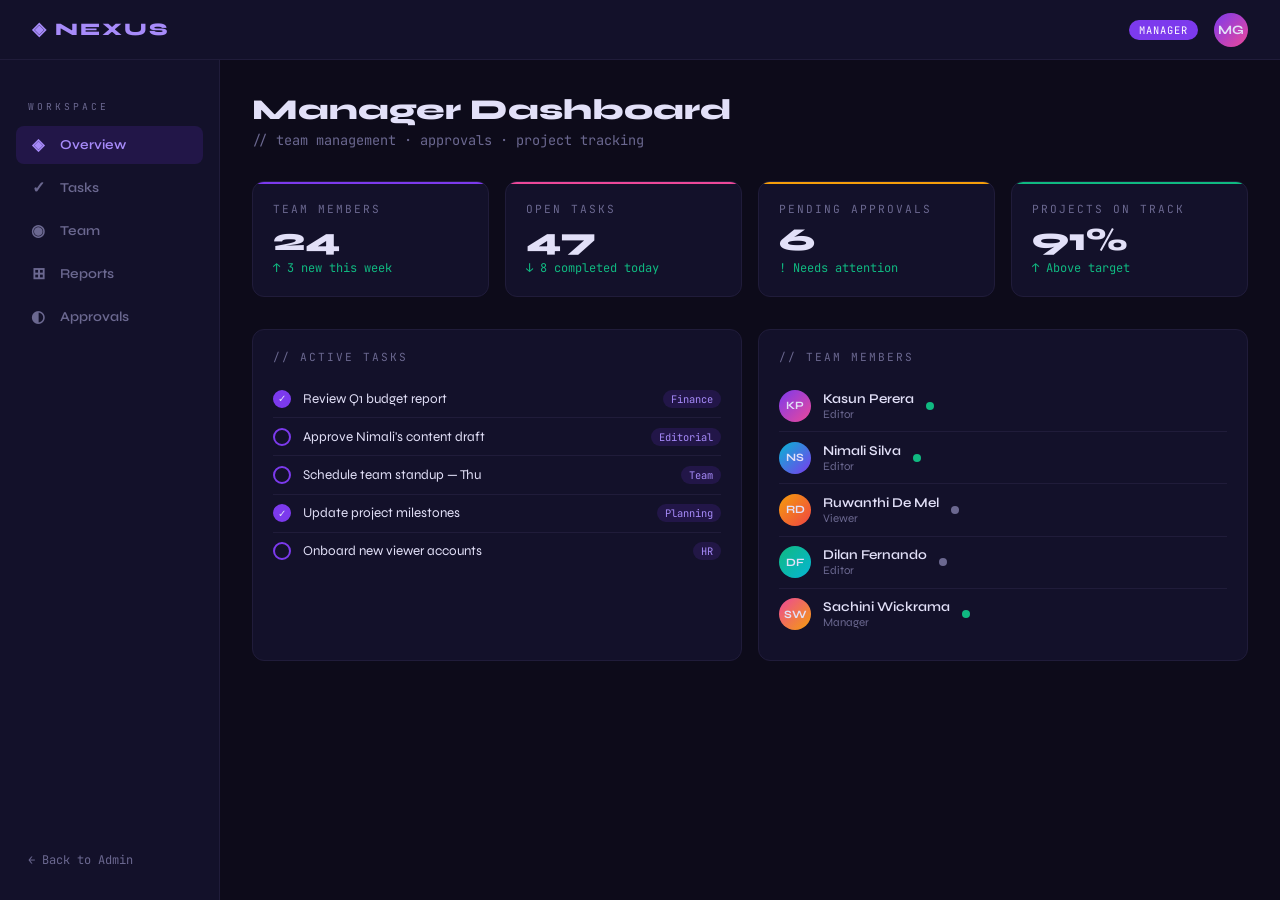
<file: Smart-Parking-System-Frontend/manager-dashboard.html>
<!DOCTYPE html>
<html lang="en">
<head>
    <meta charset="UTF-8">
    <meta name="viewport" content="width=device-width, initial-scale=1.0">
    <title>Manager Dashboard</title>
    <link href="https://fonts.googleapis.com/css2?family=Syne:wght@400;600;700;800&family=JetBrains+Mono:wght@300;400;500&display=swap" rel="stylesheet">
    <style>
        :root {
            --bg: #0d0b1a;
            --surface: #13112a;
            --border: #201c3a;
            --accent: #7c3aed;
            --accent-light: #a78bfa;
            --text: #e2e0f8;
            --muted: #6b6890;
            --green: #10b981;
            --yellow: #f59e0b;
            --red: #ef4444;
        }
        * { margin: 0; padding: 0; box-sizing: border-box; }
        body {
            background: var(--bg);
            color: var(--text);
            font-family: 'Syne', sans-serif;
            min-height: 100vh;
            display: flex;
            flex-direction: column;
        }
        nav {
            display: flex;
            align-items: center;
            justify-content: space-between;
            padding: 0 2rem;
            height: 60px;
            background: var(--surface);
            border-bottom: 1px solid var(--border);
            position: sticky;
            top: 0;
            z-index: 100;
        }
        .logo {
            font-size: 1.1rem; font-weight: 800; letter-spacing: 2px;
            color: var(--accent-light); text-transform: uppercase;
        }
        .badge {
            font-family: 'JetBrains Mono', monospace;
            font-size: 0.65rem;
            background: var(--accent);
            color: #fff;
            padding: 3px 10px;
            border-radius: 20px;
            letter-spacing: 1px;
            text-transform: uppercase;
        }
        .avatar {
            width: 34px; height: 34px; border-radius: 50%;
            background: linear-gradient(135deg, var(--accent), #ec4899);
            display: flex; align-items: center; justify-content: center;
            font-size: 0.8rem; font-weight: 700;
        }
        .nav-right { display: flex; align-items: center; gap: 1rem; }
        .layout { display: flex; flex: 1; }

        aside {
            width: 220px;
            background: var(--surface);
            border-right: 1px solid var(--border);
            padding: 1.5rem 1rem;
            display: flex; flex-direction: column; gap: 0.3rem;
            min-height: calc(100vh - 60px);
        }
        .section-label {
            font-size: 0.6rem; letter-spacing: 3px; color: var(--muted);
            text-transform: uppercase; padding: 0.5rem 0.75rem; margin-top: 0.5rem;
            font-family: 'JetBrains Mono', monospace;
        }
        .nav-item {
            display: flex; align-items: center; gap: 0.75rem;
            padding: 0.6rem 0.75rem; border-radius: 8px; cursor: pointer;
            font-size: 0.85rem; font-weight: 600; color: var(--muted);
            transition: all 0.2s; text-decoration: none;
        }
        .nav-item:hover { background: var(--border); color: var(--text); }
        .nav-item.active { background: rgba(124,58,237,0.15); color: var(--accent-light); }
        .nav-item .icon { font-size: 1rem; width: 20px; text-align: center; }
        .back-link {
            display: flex; align-items: center; gap: 0.5rem;
            font-size: 0.75rem; color: var(--muted); padding: 0.5rem 0.75rem;
            text-decoration: none; transition: color 0.2s; margin-top: auto;
            font-family: 'JetBrains Mono', monospace;
        }
        .back-link:hover { color: var(--text); }

        main { flex: 1; padding: 2rem; overflow-y: auto; }
        .page-title { font-size: 1.8rem; font-weight: 800; margin-bottom: 0.25rem; }
        .page-sub { color: var(--muted); font-size: 0.85rem; font-family: 'JetBrains Mono', monospace; margin-bottom: 2rem; }

        .stats-grid { display: grid; grid-template-columns: repeat(4, 1fr); gap: 1rem; margin-bottom: 2rem; }
        .stat-card {
            background: var(--surface); border: 1px solid var(--border);
            border-radius: 12px; padding: 1.25rem; position: relative; overflow: hidden;
            transition: border-color 0.2s;
        }
        .stat-card:hover { border-color: var(--accent); }
        .stat-card::before {
            content: ''; position: absolute; top: 0; left: 0; right: 0;
            height: 2px; background: var(--c, var(--accent));
        }
        .stat-label { font-size: 0.7rem; letter-spacing: 2px; text-transform: uppercase; color: var(--muted); font-family: 'JetBrains Mono', monospace; margin-bottom: 0.5rem; }
        .stat-value { font-size: 2rem; font-weight: 800; line-height: 1; margin-bottom: 0.25rem; }
        .stat-change { font-size: 0.75rem; color: var(--green); font-family: 'JetBrains Mono', monospace; }

        .grid-2 { display: grid; grid-template-columns: 1fr 1fr; gap: 1rem; margin-bottom: 2rem; }
        .panel {
            background: var(--surface); border: 1px solid var(--border);
            border-radius: 12px; padding: 1.25rem;
        }
        .panel-title {
            font-size: 0.7rem; letter-spacing: 2px; text-transform: uppercase;
            color: var(--muted); font-family: 'JetBrains Mono', monospace; margin-bottom: 1rem;
        }
        .task-item {
            display: flex; align-items: center; gap: 0.75rem;
            padding: 0.6rem 0; border-bottom: 1px solid var(--border);
            font-size: 0.84rem;
        }
        .task-item:last-child { border-bottom: none; }
        .task-check {
            width: 18px; height: 18px; border-radius: 50%;
            border: 2px solid var(--accent); flex-shrink: 0;
            display: flex; align-items: center; justify-content: center;
            font-size: 0.65rem;
        }
        .task-check.done { background: var(--accent); }
        .task-text { flex: 1; }
        .task-tag {
            font-size: 0.65rem; font-family: 'JetBrains Mono', monospace;
            padding: 2px 8px; border-radius: 20px; background: rgba(124,58,237,0.15);
            color: var(--accent-light);
        }

        .member-item {
            display: flex; align-items: center; gap: 0.75rem;
            padding: 0.6rem 0; border-bottom: 1px solid var(--border); font-size: 0.84rem;
        }
        .member-item:last-child { border-bottom: none; }
        .member-av {
            width: 32px; height: 32px; border-radius: 50%;
            background: linear-gradient(135deg, var(--c1), var(--c2));
            display: flex; align-items: center; justify-content: center;
            font-size: 0.7rem; font-weight: 700; flex-shrink: 0;
        }
        .member-name { flex: 1; font-weight: 600; }
        .member-role { font-size: 0.72rem; color: var(--muted); }
        .online-dot {
            width: 8px; height: 8px; border-radius: 50%; background: var(--green);
        }
        .offline-dot { width: 8px; height: 8px; border-radius: 50%; background: var(--muted); }

        @media (max-width: 1100px) {
            .stats-grid { grid-template-columns: repeat(2, 1fr); }
            .grid-2 { grid-template-columns: 1fr; }
        }
        @media (max-width: 700px) { aside { display: none; } .stats-grid { grid-template-columns: 1fr 1fr; } }
    </style>
</head>
<body>

<nav>
    <div class="logo">◈ Nexus</div>
    <div class="nav-right">
        <span class="badge">Manager</span>
        <div class="avatar">MG</div>
    </div>
</nav>

<div class="layout">
    <aside>
        <div class="section-label">Workspace</div>
        <a href="manager-dashboard.html" class="nav-item active"><span class="icon">◈</span> Overview</a>
        <a href="#" class="nav-item"><span class="icon">✓</span> Tasks</a>
        <a href="#" class="nav-item"><span class="icon">◉</span> Team</a>
        <a href="#" class="nav-item"><span class="icon">⊞</span> Reports</a>
        <a href="#" class="nav-item"><span class="icon">◐</span> Approvals</a>

        <a href="admin-dashboard.html" class="back-link">← Back to Admin</a>
    </aside>

    <main>
        <h1 class="page-title">Manager Dashboard</h1>
        <p class="page-sub">// team management · approvals · project tracking</p>

        <div class="stats-grid">
            <div class="stat-card" style="--c:#7c3aed">
                <div class="stat-label">Team Members</div>
                <div class="stat-value">24</div>
                <div class="stat-change">↑ 3 new this week</div>
            </div>
            <div class="stat-card" style="--c:#ec4899">
                <div class="stat-label">Open Tasks</div>
                <div class="stat-value">47</div>
                <div class="stat-change">↓ 8 completed today</div>
            </div>
            <div class="stat-card" style="--c:#f59e0b">
                <div class="stat-label">Pending Approvals</div>
                <div class="stat-value">6</div>
                <div class="stat-change">! Needs attention</div>
            </div>
            <div class="stat-card" style="--c:#10b981">
                <div class="stat-label">Projects On Track</div>
                <div class="stat-value">91%</div>
                <div class="stat-change">↑ Above target</div>
            </div>
        </div>

        <div class="grid-2">
            <div class="panel">
                <div class="panel-title">// Active Tasks</div>
                <div class="task-item">
                    <div class="task-check done">✓</div>
                    <span class="task-text">Review Q1 budget report</span>
                    <span class="task-tag">Finance</span>
                </div>
                <div class="task-item">
                    <div class="task-check"></div>
                    <span class="task-text">Approve Nimali's content draft</span>
                    <span class="task-tag">Editorial</span>
                </div>
                <div class="task-item">
                    <div class="task-check"></div>
                    <span class="task-text">Schedule team standup — Thu</span>
                    <span class="task-tag">Team</span>
                </div>
                <div class="task-item">
                    <div class="task-check done">✓</div>
                    <span class="task-text">Update project milestones</span>
                    <span class="task-tag">Planning</span>
                </div>
                <div class="task-item">
                    <div class="task-check"></div>
                    <span class="task-text">Onboard new viewer accounts</span>
                    <span class="task-tag">HR</span>
                </div>
            </div>

            <div class="panel">
                <div class="panel-title">// Team Members</div>
                <div class="member-item">
                    <div class="member-av" style="--c1:#7c3aed;--c2:#ec4899">KP</div>
                    <div>
                        <div class="member-name">Kasun Perera</div>
                        <div class="member-role">Editor</div>
                    </div>
                    <div class="online-dot"></div>
                </div>
                <div class="member-item">
                    <div class="member-av" style="--c1:#06b6d4;--c2:#7c3aed">NS</div>
                    <div>
                        <div class="member-name">Nimali Silva</div>
                        <div class="member-role">Editor</div>
                    </div>
                    <div class="online-dot"></div>
                </div>
                <div class="member-item">
                    <div class="member-av" style="--c1:#f59e0b;--c2:#ef4444">RD</div>
                    <div>
                        <div class="member-name">Ruwanthi De Mel</div>
                        <div class="member-role">Viewer</div>
                    </div>
                    <div class="offline-dot"></div>
                </div>
                <div class="member-item">
                    <div class="member-av" style="--c1:#10b981;--c2:#06b6d4">DF</div>
                    <div>
                        <div class="member-name">Dilan Fernando</div>
                        <div class="member-role">Editor</div>
                    </div>
                    <div class="offline-dot"></div>
                </div>
                <div class="member-item">
                    <div class="member-av" style="--c1:#ec4899;--c2:#f59e0b">SW</div>
                    <div>
                        <div class="member-name">Sachini Wickrama</div>
                        <div class="member-role">Manager</div>
                    </div>
                    <div class="online-dot"></div>
                </div>
            </div>
        </div>
    </main>
</div>

</body>
</html>
</file>
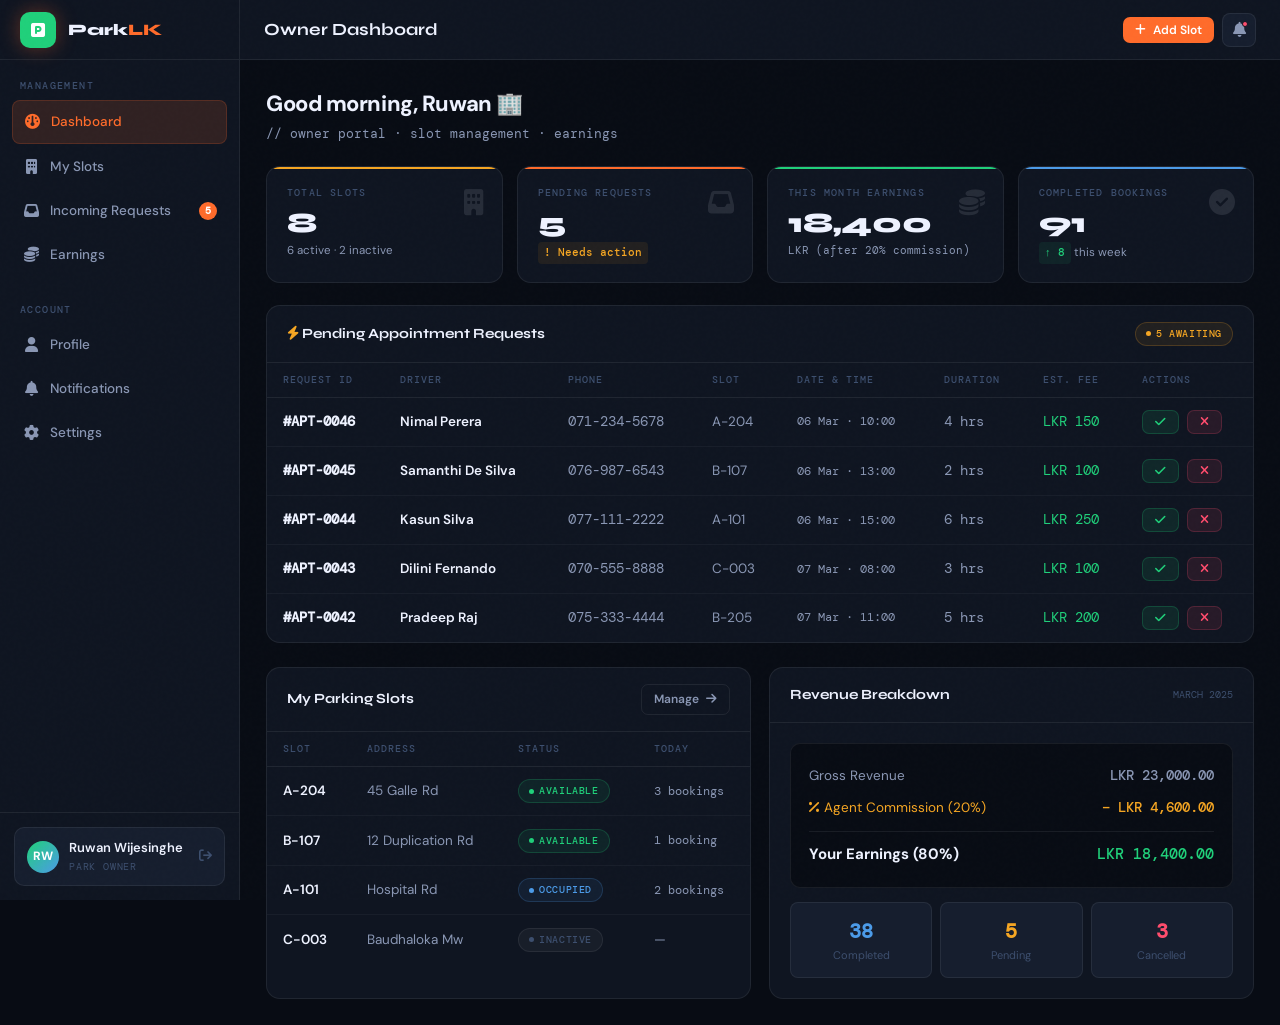
<file: Smart-Parking-System-Frontend/owner-dashboard.html>
<!DOCTYPE html>
<html lang="en">
<head>
    <meta charset="UTF-8">
    <meta name="viewport" content="width=device-width, initial-scale=1.0">
    <title>Owner Dashboard — ParkLK</title>
    <link rel="stylesheet" href="css/styles.css">
    <link href="https://cdnjs.cloudflare.com/ajax/libs/font-awesome/6.4.0/css/all.min.css" rel="stylesheet">
</head>
<body>
<div class="app-shell">

    <aside class="sidebar">
        <div class="sidebar-brand">
            <div class="brand-icon" style="background:var(--green)"><i class="fas fa-square-parking"></i></div>
            <div class="brand-name">Park<span>LK</span></div>
        </div>
        <div class="sidebar-section">
            <div class="sidebar-section-label">Management</div>
            <a href="owner-dashboard.html" class="nav-item active"><span class="nav-icon"><i class="fas fa-gauge"></i></span> Dashboard</a>
            <a href="parking-slot.html" class="nav-item"><span class="nav-icon"><i class="fas fa-building"></i></span> My Slots</a>
            <a href="appoiments.html" class="nav-item"><span class="nav-icon"><i class="fas fa-inbox"></i></span> Incoming Requests<span class="nav-badge">5</span></a>
            <a href="transaction.html" class="nav-item"><span class="nav-icon"><i class="fas fa-coins"></i></span> Earnings</a>
        </div>
        <div class="sidebar-section">
            <div class="sidebar-section-label">Account</div>
            <a href="#" class="nav-item"><span class="nav-icon"><i class="fas fa-user"></i></span> Profile</a>
            <a href="#" class="nav-item"><span class="nav-icon"><i class="fas fa-bell"></i></span> Notifications</a>
            <a href="#" class="nav-item"><span class="nav-icon"><i class="fas fa-gear"></i></span> Settings</a>
        </div>
        <div class="sidebar-footer">
            <div class="user-card">
                <div class="user-avatar" style="background:linear-gradient(135deg,var(--green),var(--blue))">RW</div>
                <div class="user-info"><div class="user-name">Ruwan Wijesinghe</div><div class="user-role">Park Owner</div></div>
                <a href="park-auth.html" style="color:var(--text3);font-size:13px"><i class="fas fa-arrow-right-from-bracket"></i></a>
            </div>
        </div>
    </aside>

    <header class="topbar">
        <button id="menu-btn" class="topbar-menu-btn"><i class="fas fa-bars"></i></button>
        <div class="page-title">Owner Dashboard</div>
        <div class="topbar-actions">
            <button class="btn btn-primary btn-sm" onclick="openModal('addSlotModal')"><i class="fas fa-plus"></i> Add Slot</button>
            <button class="topbar-btn notif"><i class="fas fa-bell"></i></button>
        </div>
    </header>

    <main class="main-content">

        <div class="page-header">
            <div>
                <div class="page-header-title">Good morning, Ruwan 🏢</div>
                <div class="page-header-sub">// owner portal · slot management · earnings</div>
            </div>
        </div>

        <div class="stats-grid">
            <div class="stat-card" style="--c:var(--amber)">
                <div class="stat-label">Total Slots</div><div class="stat-value" data-count="8">0</div>
                <div class="stat-sub">6 active · 2 inactive</div><div class="stat-icon"><i class="fas fa-building"></i></div>
            </div>
            <div class="stat-card" style="--c:var(--saffron)">
                <div class="stat-label">Pending Requests</div><div class="stat-value" data-count="5">0</div>
                <div class="stat-sub"><span class="stat-change warn">! Needs action</span></div><div class="stat-icon"><i class="fas fa-inbox"></i></div>
            </div>
            <div class="stat-card" style="--c:var(--green)">
                <div class="stat-label">This Month Earnings</div><div class="stat-value">18,400</div>
                <div class="stat-sub mono" style="font-size:11px">LKR (after 20% commission)</div><div class="stat-icon"><i class="fas fa-coins"></i></div>
            </div>
            <div class="stat-card" style="--c:var(--blue)">
                <div class="stat-label">Completed Bookings</div><div class="stat-value" data-count="91">0</div>
                <div class="stat-sub"><span class="stat-change up">↑ 8</span> this week</div><div class="stat-icon"><i class="fas fa-circle-check"></i></div>
            </div>
        </div>

        <!-- Pending Requests -->
        <div class="card mb-3">
            <div class="card-header">
                <div class="card-title"><i class="fas fa-bolt" style="color:var(--amber)"></i> Pending Appointment Requests</div>
                <span class="badge badge-pending">5 Awaiting</span>
            </div>
            <div class="table-wrap">
                <table id="pendingTable">
                    <thead><tr><th>Request ID</th><th>Driver</th><th>Phone</th><th>Slot</th><th>Date & Time</th><th>Duration</th><th>Est. Fee</th><th>Actions</th></tr></thead>
                    <tbody>
                    <tr>
                        <td><strong class="mono">#APT-0046</strong></td><td><strong>Nimal Perera</strong></td><td class="mono">071-234-5678</td><td>A-204</td><td class="mono" style="font-size:12px">06 Mar · 10:00</td><td class="mono">4 hrs</td><td class="mono text-green">LKR 150</td>
                        <td class="flex gap-1"><button class="btn btn-success btn-sm" onclick="approvePending(this,'#APT-0046')"><i class="fas fa-check"></i></button><button class="btn btn-danger btn-sm" onclick="rejectPending(this,'#APT-0046')"><i class="fas fa-xmark"></i></button></td>
                    </tr>
                    <tr>
                        <td><strong class="mono">#APT-0045</strong></td><td><strong>Samanthi De Silva</strong></td><td class="mono">076-987-6543</td><td>B-107</td><td class="mono" style="font-size:12px">06 Mar · 13:00</td><td class="mono">2 hrs</td><td class="mono text-green">LKR 100</td>
                        <td class="flex gap-1"><button class="btn btn-success btn-sm" onclick="approvePending(this,'#APT-0045')"><i class="fas fa-check"></i></button><button class="btn btn-danger btn-sm" onclick="rejectPending(this,'#APT-0045')"><i class="fas fa-xmark"></i></button></td>
                    </tr>
                    <tr>
                        <td><strong class="mono">#APT-0044</strong></td><td><strong>Kasun Silva</strong></td><td class="mono">077-111-2222</td><td>A-101</td><td class="mono" style="font-size:12px">06 Mar · 15:00</td><td class="mono">6 hrs</td><td class="mono text-green">LKR 250</td>
                        <td class="flex gap-1"><button class="btn btn-success btn-sm" onclick="approvePending(this,'#APT-0044')"><i class="fas fa-check"></i></button><button class="btn btn-danger btn-sm" onclick="rejectPending(this,'#APT-0044')"><i class="fas fa-xmark"></i></button></td>
                    </tr>
                    <tr>
                        <td><strong class="mono">#APT-0043</strong></td><td><strong>Dilini Fernando</strong></td><td class="mono">070-555-8888</td><td>C-003</td><td class="mono" style="font-size:12px">07 Mar · 08:00</td><td class="mono">3 hrs</td><td class="mono text-green">LKR 100</td>
                        <td class="flex gap-1"><button class="btn btn-success btn-sm" onclick="approvePending(this,'#APT-0043')"><i class="fas fa-check"></i></button><button class="btn btn-danger btn-sm" onclick="rejectPending(this,'#APT-0043')"><i class="fas fa-xmark"></i></button></td>
                    </tr>
                    <tr>
                        <td><strong class="mono">#APT-0042</strong></td><td><strong>Pradeep Raj</strong></td><td class="mono">075-333-4444</td><td>B-205</td><td class="mono" style="font-size:12px">07 Mar · 11:00</td><td class="mono">5 hrs</td><td class="mono text-green">LKR 200</td>
                        <td class="flex gap-1"><button class="btn btn-success btn-sm" onclick="approvePending(this,'#APT-0042')"><i class="fas fa-check"></i></button><button class="btn btn-danger btn-sm" onclick="rejectPending(this,'#APT-0042')"><i class="fas fa-xmark"></i></button></td>
                    </tr>
                    </tbody>
                </table>
            </div>
        </div>

        <div class="grid-2">
            <!-- My Slots -->
            <div class="card">
                <div class="card-header"><div class="card-title">My Parking Slots</div><a href="parking-slots.html" class="btn btn-ghost btn-sm">Manage <i class="fas fa-arrow-right"></i></a></div>
                <div class="table-wrap">
                    <table>
                        <thead><tr><th>Slot</th><th>Address</th><th>Status</th><th>Today</th></tr></thead>
                        <tbody>
                        <tr><td><strong>A-204</strong></td><td>45 Galle Rd</td><td><span class="badge badge-confirmed">Available</span></td><td class="mono" style="font-size:12px">3 bookings</td></tr>
                        <tr><td><strong>B-107</strong></td><td>12 Duplication Rd</td><td><span class="badge badge-confirmed">Available</span></td><td class="mono" style="font-size:12px">1 booking</td></tr>
                        <tr><td><strong>A-101</strong></td><td>Hospital Rd</td><td><span class="badge badge-active">Occupied</span></td><td class="mono" style="font-size:12px">2 bookings</td></tr>
                        <tr><td><strong>C-003</strong></td><td>Baudhaloka Mw</td><td><span class="badge badge-inactive">Inactive</span></td><td>—</td></tr>
                        </tbody>
                    </table>
                </div>
            </div>

            <!-- Revenue -->
            <div class="card">
                <div class="card-header"><div class="card-title">Revenue Breakdown</div><span class="card-meta">MARCH 2025</span></div>
                <div class="card-body">
                    <div class="calc-display">
                        <div class="calc-row"><span>Gross Revenue</span><span class="calc-amount mono">LKR 23,000.00</span></div>
                        <div class="calc-row"><span class="text-amber"><i class="fas fa-percent"></i> Agent Commission (20%)</span><span class="calc-amount mono text-amber">− LKR 4,600.00</span></div>
                        <div class="calc-row total"><span>Your Earnings (80%)</span><span class="calc-amount text-green">LKR 18,400.00</span></div>
                    </div>
                    <div style="display:grid;grid-template-columns:repeat(3,1fr);gap:8px;margin-top:8px">
                        <div style="background:var(--surface2);border:1px solid var(--border);border-radius:8px;padding:12px;text-align:center">
                            <div class="mono" style="font-size:20px;font-weight:700;color:var(--blue)" data-count="38">0</div>
                            <div style="font-size:11px;color:var(--text3)">Completed</div>
                        </div>
                        <div style="background:var(--surface2);border:1px solid var(--border);border-radius:8px;padding:12px;text-align:center">
                            <div class="mono" style="font-size:20px;font-weight:700;color:var(--amber)" data-count="5">0</div>
                            <div style="font-size:11px;color:var(--text3)">Pending</div>
                        </div>
                        <div style="background:var(--surface2);border:1px solid var(--border);border-radius:8px;padding:12px;text-align:center">
                            <div class="mono" style="font-size:20px;font-weight:700;color:var(--red)" data-count="3">0</div>
                            <div style="font-size:11px;color:var(--text3)">Cancelled</div>
                        </div>
                    </div>
                </div>
            </div>
        </div>

    </main>
</div>

<!-- Add Slot Modal -->
<div class="modal-overlay" id="addSlotModal">
    <div class="modal">
        <div class="modal-header"><div class="modal-title"><i class="fas fa-plus" style="color:var(--saffron)"></i> Add New Parking Slot</div><button class="modal-close" onclick="closeModal('addSlotModal')">✕</button></div>
        <div class="modal-body">
            <div class="form-group"><label class="form-label">Slot ID / Name</label><input type="text" class="form-control" placeholder="e.g. D-301"></div>
            <div class="form-group"><label class="form-label">Address</label><input type="text" class="form-control" placeholder="Full street address"></div>
            <div class="grid-2">
                <div class="form-group"><label class="form-label">Latitude</label><input type="number" class="form-control" placeholder="6.9271" step="0.0001"></div>
                <div class="form-group"><label class="form-label">Longitude</label><input type="number" class="form-control" placeholder="79.8612" step="0.0001"></div>
            </div>
            <div class="form-group"><label class="form-label">Status</label><select class="form-control"><option>Active</option><option>Inactive</option></select></div>
        </div>
        <div class="modal-footer">
            <button class="btn btn-ghost btn-sm" onclick="closeModal('addSlotModal')">Cancel</button>
            <button class="btn btn-primary btn-sm" onclick="closeModal('addSlotModal');showToast('Slot added!','success')"><i class="fas fa-save"></i> Save Slot</button>
        </div>
    </div>
</div>

<script src="js/app.js"></script>
<script>
    function approvePending(btn, id) {
        btn.closest('tr').querySelector('td:last-child').innerHTML = '<span class="badge badge-confirmed">Approved</span>';
        showToast(`${id} approved!`, 'success');
    }
    function rejectPending(btn, id) {
        btn.closest('tr').querySelector('td:last-child').innerHTML = '<span class="badge badge-cancelled">Rejected</span>';
        showToast(`${id} rejected`, 'error');
    }
</script>
</body>
</html>
</file>
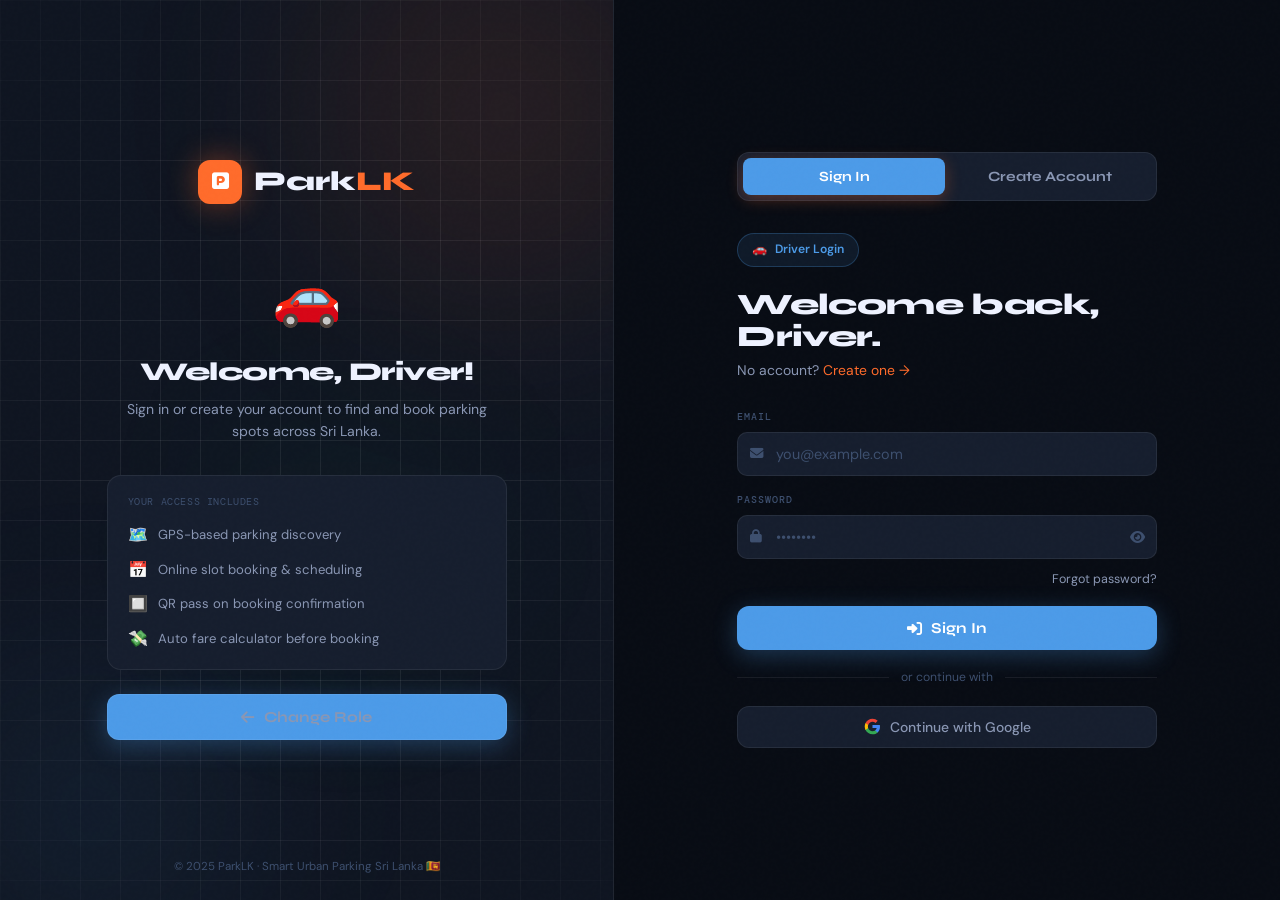
<file: Smart-Parking-System-Frontend/park-auth.html>
<!DOCTYPE html>
<html lang="en">
<head>
    <meta charset="UTF-8">
    <meta name="viewport" content="width=device-width, initial-scale=1.0">
    <title>ParkLK — Sign In / Sign Up</title>
    <link rel="stylesheet" href="css/styles.css">
    <link href="https://cdnjs.cloudflare.com/ajax/libs/font-awesome/6.4.0/css/all.min.css" rel="stylesheet">
    <style>
        body { display:flex; overflow:hidden; }

        /* ── Left Panel ── */
        .left-panel {
            width:48%; min-height:100vh;
            background:var(--surface);
            border-right:1px solid var(--border);
            display:flex; flex-direction:column;
            justify-content:center; align-items:center;
            position:relative; overflow:hidden; padding:48px;
            flex-shrink:0;
        }
        .left-panel::before {
            content:''; position:absolute; inset:0;
            background-image:
                    linear-gradient(var(--border) 1px,transparent 1px),
                    linear-gradient(90deg,var(--border) 1px,transparent 1px);
            background-size:40px 40px;
            mask-image:radial-gradient(ellipse 80% 80% at 50% 50%,black 40%,transparent 100%);
            animation:gridScroll 20s linear infinite;
        }
        @keyframes gridScroll { from{background-position:0 0} to{background-position:40px 40px} }

        .orb { position:absolute; border-radius:50%; filter:blur(100px); pointer-events:none; }
        .orb-1 { width:380px;height:380px;background:rgba(255,107,43,0.1);top:-80px;right:-80px; }
        .orb-2 { width:300px;height:300px;background:rgba(76,155,232,0.07);bottom:-60px;left:-60px; }
        .orb-3 { width:200px;height:200px;background:rgba(32,208,122,0.06);top:50%;left:40%; }

        .left-inner { position:relative;z-index:1;width:100%;max-width:400px;text-align:center; }

        .brand {
            display:inline-flex;align-items:center;gap:12px;
            text-decoration:none;margin-bottom:48px;
        }
        .brand-icon {
            width:44px;height:44px;background:var(--saffron);
            border-radius:12px;display:grid;place-items:center;
            font-size:1.2rem;color:white;
            box-shadow:0 0 30px rgba(255,107,43,0.4);
        }
        .brand-name { font-family:var(--font-display);font-size:1.7rem;font-weight:800;color:var(--text); }
        .brand-name span { color:var(--saffron); }

        .role-selector-title { font-family:var(--font-display);font-size:1.6rem;font-weight:800;line-height:1.2;margin-bottom:10px;letter-spacing:-0.02em; }
        .role-selector-sub { font-size:0.88rem;color:var(--text2);margin-bottom:32px;line-height:1.6; }

        .role-cards { display:flex;flex-direction:column;gap:10px;margin-bottom:28px; }

        .role-card {
            background:var(--surface2);border:1.5px solid var(--border);
            border-radius:14px;padding:16px 20px;
            display:flex;align-items:center;gap:16px;
            cursor:pointer;transition:var(--transition);
            position:relative;overflow:hidden;text-align:left;
        }
        .role-card:hover { border-color:var(--border-md);background:var(--surface3);transform:translateY(-1px); }
        .role-card[data-role="driver"].selected  { border-color:var(--blue);  box-shadow:0 8px 30px rgba(76,155,232,0.18); }
        .role-card[data-role="owner"].selected   { border-color:var(--green); box-shadow:0 8px 30px rgba(32,208,122,0.18); }
        .role-card[data-role="agent"].selected   { border-color:var(--saffron);box-shadow:0 8px 30px rgba(255,107,43,0.18); }

        .role-icon-wrap {
            width:46px;height:46px;border-radius:12px;
            display:grid;place-items:center;font-size:1.3rem;flex-shrink:0;
        }
        .role-card[data-role="driver"] .role-icon-wrap { background:rgba(76,155,232,0.1);border:1px solid rgba(76,155,232,0.2); }
        .role-card[data-role="owner"]  .role-icon-wrap { background:rgba(32,208,122,0.1);border:1px solid rgba(32,208,122,0.2); }
        .role-card[data-role="agent"]  .role-icon-wrap { background:rgba(255,107,43,0.1);border:1px solid rgba(255,107,43,0.2); }

        .role-text { flex:1; }
        .role-label { font-family:var(--font-display);font-size:0.92rem;font-weight:700;margin-bottom:2px; }
        .role-desc { font-size:0.76rem;color:var(--text2);line-height:1.4; }

        .role-check {
            width:20px;height:20px;border-radius:50%;
            border:2px solid var(--border);
            display:grid;place-items:center;font-size:0.6rem;color:transparent;
            transition:var(--transition);flex-shrink:0;
        }
        .role-card[data-role="driver"].selected .role-check { background:var(--blue);border-color:var(--blue);color:white; }
        .role-card[data-role="owner"].selected  .role-check { background:var(--green);border-color:var(--green);color:white; }
        .role-card[data-role="agent"].selected  .role-check { background:var(--saffron);border-color:var(--saffron);color:white; }

        .step { display:none; }
        .step.active { display:block; animation:fadeInUp .4s both; }
        @keyframes fadeInUp { from{opacity:0;transform:translateY(18px)} to{opacity:1;transform:translateY(0)} }

        .confirm-features { list-style:none;display:flex;flex-direction:column;gap:9px; }
        .confirm-features li { display:flex;align-items:center;gap:10px;font-size:0.82rem;color:var(--text2); }

        .continue-btn {
            width:100%;padding:13px;
            background:var(--saffron);color:white;
            border:none;border-radius:12px;
            font-family:var(--font-display);font-weight:700;
            font-size:0.95rem;cursor:pointer;transition:var(--transition);
            display:flex;align-items:center;justify-content:center;gap:10px;
            box-shadow:0 6px 24px rgba(255,107,43,0.3);
        }
        .continue-btn:hover { background:var(--saffron-light);box-shadow:0 10px 32px rgba(255,107,43,0.45);transform:translateY(-1px); }
        .continue-btn:disabled { background:var(--surface3);color:var(--text3);cursor:not-allowed;box-shadow:none;transform:none; }

        .left-footer { position:absolute;bottom:24px;font-size:0.72rem;color:var(--text3);text-align:center;z-index:1; }

        /* ── Right Panel ── */
        .right-panel {
            flex:1;display:flex;flex-direction:column;
            justify-content:center;align-items:center;
            padding:48px 56px;overflow-y:auto;
        }
        .form-container { width:100%;max-width:420px; }

        .auth-tabs {
            display:flex;gap:4px;background:var(--surface2);
            border:1px solid var(--border);border-radius:12px;
            padding:5px;margin-bottom:32px;
        }
        .auth-tab {
            flex:1;padding:10px;text-align:center;border-radius:8px;
            font-family:var(--font-display);font-size:0.88rem;font-weight:700;
            cursor:pointer;transition:var(--transition);color:var(--text2);
            border:none;background:transparent;
        }
        .auth-tab.active { background:var(--saffron);color:white;box-shadow:0 4px 16px rgba(255,107,43,0.3); }

        .role-badge-pill {
            display:inline-flex;align-items:center;gap:8px;
            padding:6px 14px;border-radius:20px;
            font-size:0.76rem;font-weight:600;margin-bottom:22px;border:1px solid;
        }
        .role-badge-pill.driver { background:rgba(76,155,232,0.1);border-color:rgba(76,155,232,0.25);color:var(--blue); }
        .role-badge-pill.owner  { background:rgba(32,208,122,0.1);border-color:rgba(32,208,122,0.25);color:var(--green); }
        .role-badge-pill.agent  { background:rgba(255,107,43,0.1);border-color:rgba(255,107,43,0.25);color:var(--saffron); }

        .form-heading { font-family:var(--font-display);font-size:1.85rem;font-weight:800;letter-spacing:-0.02em;margin-bottom:5px;line-height:1.1; }
        .form-sub { font-size:0.87rem;color:var(--text2);margin-bottom:28px;line-height:1.6; }
        .form-sub a { color:var(--saffron);text-decoration:none; }

        .form-row-2 { display:grid;grid-template-columns:1fr 1fr;gap:12px; }

        .input-wrap { position:relative;display:flex;align-items:center; }
        .input-icon { position:absolute;left:13px;color:var(--text3);font-size:0.84rem;pointer-events:none;transition:color .2s;z-index:1; }
        .input-wrap:focus-within .input-icon { color:var(--saffron); }
        .form-input {
            width:100%;background:var(--surface2);
            border:1.5px solid var(--border);color:var(--text);
            border-radius:10px;padding:12px 14px 12px 38px;
            font-size:0.9rem;font-family:var(--font-body);
            outline:none;transition:var(--transition);
        }
        .form-input::placeholder { color:var(--text3); }
        .form-input:focus { border-color:var(--saffron);box-shadow:0 0 0 3px rgba(255,107,43,0.1); }
        .form-input.error { border-color:var(--red); }

        .toggle-pw { position:absolute;right:12px;background:none;border:none;cursor:pointer;color:var(--text3);font-size:0.84rem;transition:color .2s; }
        .toggle-pw:hover { color:var(--text2); }

        .error-msg { font-size:0.73rem;color:var(--red);margin-top:4px;display:none;align-items:center;gap:4px; }
        .error-msg.show { display:flex; }

        .phone-wrap { display:flex;gap:8px; }
        .phone-flag { background:var(--surface2);border:1.5px solid var(--border);border-radius:10px;padding:12px 12px;font-size:0.86rem;color:var(--text2);white-space:nowrap;display:flex;align-items:center;gap:5px;flex-shrink:0; }

        .vehicle-grid { display:grid;grid-template-columns:repeat(4,1fr);gap:7px; }
        .v-option { background:var(--surface2);border:1.5px solid var(--border);border-radius:10px;padding:9px 5px;text-align:center;cursor:pointer;transition:var(--transition); }
        .v-option:hover { border-color:var(--border-md); }
        .v-option.selected { border-color:var(--saffron);background:var(--saffron-glow); }
        .v-option-icon { font-size:1.2rem;margin-bottom:3px; }
        .v-option-label { font-size:0.66rem;color:var(--text2); }
        .v-option.selected .v-option-label { color:var(--saffron); }

        .pw-strength-bar { height:3px;background:var(--surface3);border-radius:2px;overflow:hidden;margin-top:7px;margin-bottom:3px; }
        .pw-strength-fill { height:100%;width:0%;border-radius:2px;transition:width .3s,background .3s; }
        .pw-strength-label { font-size:0.7rem;color:var(--text3); }

        .checkbox-wrap { display:flex;align-items:flex-start;gap:10px;cursor:pointer; }
        .custom-check { width:17px;height:17px;border-radius:5px;border:1.5px solid var(--border);background:var(--surface2);flex-shrink:0;margin-top:1px;display:grid;place-items:center;font-size:0.6rem;color:transparent;transition:var(--transition); }
        .custom-check.checked { background:var(--saffron);border-color:var(--saffron);color:white; }
        .check-label { font-size:0.81rem;color:var(--text2);line-height:1.5; }
        .check-label a { color:var(--saffron);text-decoration:none; }

        .submit-btn {
            width:100%;padding:13px;border:none;border-radius:12px;
            font-family:var(--font-display);font-weight:700;font-size:0.95rem;
            cursor:pointer;transition:var(--transition);margin-top:6px;
            display:flex;align-items:center;justify-content:center;gap:9px;
            background:var(--saffron);color:white;
            box-shadow:0 6px 24px rgba(255,107,43,0.3);
        }
        .submit-btn:hover { background:var(--saffron-light);box-shadow:0 10px 32px rgba(255,107,43,0.45);transform:translateY(-1px); }
        .submit-btn.blue-btn  { background:var(--blue); box-shadow:0 6px 24px rgba(76,155,232,0.3); }
        .submit-btn.green-btn { background:var(--green);box-shadow:0 6px 24px rgba(32,208,122,0.3); }

        .divider-line { display:flex;align-items:center;gap:12px;margin:18px 0;color:var(--text3);font-size:0.76rem; }
        .divider-line::before,.divider-line::after { content:'';flex:1;height:1px;background:var(--border); }

        .google-btn {
            width:100%;padding:11px;background:var(--surface2);color:var(--text2);
            border:1.5px solid var(--border);border-radius:12px;font-family:var(--font-body);
            font-weight:500;font-size:0.87rem;cursor:pointer;transition:var(--transition);
            display:flex;align-items:center;justify-content:center;gap:9px;
        }
        .google-btn:hover { border-color:var(--border-md);color:var(--text);background:var(--surface3); }
        .google-icon { width:17px;height:17px; }

        .forgot-wrap { text-align:right;margin-top:-8px;margin-bottom:16px; }
        .forgot-wrap a { font-size:0.78rem;color:var(--text2);text-decoration:none;transition:color .2s; }
        .forgot-wrap a:hover { color:var(--saffron); }

        /* Success overlay */
        .success-overlay {
            position:fixed;inset:0;z-index:9998;
            background:rgba(8,12,20,0.95);
            display:none;flex-direction:column;
            align-items:center;justify-content:center;
            backdrop-filter:blur(12px);
        }
        .success-overlay.show { display:flex; }
        .success-card {
            background:var(--surface);border:1px solid var(--border-md);
            border-radius:22px;padding:48px 44px;text-align:center;max-width:380px;
            animation:popIn .4s cubic-bezier(.34,1.56,.64,1);
        }
        @keyframes popIn { from{opacity:0;transform:scale(.88) translateY(18px)} to{opacity:1;transform:scale(1) translateY(0)} }
        .success-icon { font-size:3.2rem;margin-bottom:20px; }
        .success-title { font-family:var(--font-display);font-size:1.55rem;font-weight:800;margin-bottom:9px; }
        .success-sub { font-size:0.87rem;color:var(--text2);line-height:1.6;margin-bottom:24px; }
        .dash-btn {
            width:100%;padding:13px;border:none;border-radius:12px;
            font-family:var(--font-display);font-weight:700;font-size:0.95rem;
            cursor:pointer;transition:var(--transition);color:white;
        }

        @media(max-width:900px) {
            body { flex-direction:column;overflow:auto; }
            .left-panel { width:100%;min-height:auto;padding:36px 24px;border-right:none;border-bottom:1px solid var(--border); }
            .right-panel { padding:36px 24px; }
        }
        @media(max-width:480px) { .form-row-2{grid-template-columns:1fr} .vehicle-grid{grid-template-columns:repeat(2,1fr)} }
    </style>
</head>
<body>

<!-- ── Left Panel ── -->
<div class="left-panel">
    <div class="orb orb-1"></div><div class="orb orb-2"></div><div class="orb orb-3"></div>

    <div class="left-inner">
        <a href="#" class="brand">
            <div class="brand-icon"><i class="fas fa-square-parking"></i></div>
            <div class="brand-name">Park<span>LK</span></div>
        </a>

        <!-- Step 1 — Role Select -->
        <div class="step active" id="step-role">
            <h2 class="role-selector-title">Who are you<br>joining as?</h2>
            <p class="role-selector-sub">Pick your role — you'll be routed to the right dashboard.</p>

            <div class="role-cards">
                <div class="role-card" data-role="driver" onclick="selectRole('driver',this)">
                    <div class="role-icon-wrap">🚗</div>
                    <div class="role-text">
                        <div class="role-label" style="color:var(--blue)">Driver</div>
                        <div class="role-desc">Find & book parking slots. Get QR passes instantly.</div>
                    </div>
                    <div class="role-check"><i class="fas fa-check"></i></div>
                </div>
                <div class="role-card" data-role="owner" onclick="selectRole('owner',this)">
                    <div class="role-icon-wrap">🏢</div>
                    <div class="role-text">
                        <div class="role-label" style="color:var(--green)">Park Owner</div>
                        <div class="role-desc">List your space, manage bookings & earn revenue.</div>
                    </div>
                    <div class="role-check"><i class="fas fa-check"></i></div>
                </div>
                <div class="role-card" data-role="agent" onclick="selectRole('agent',this)">
                    <div class="role-icon-wrap">🛡️</div>
                    <div class="role-text">
                        <div class="role-label" style="color:var(--saffron)">Agent (Admin)</div>
                        <div class="role-desc">Oversee platform, verify owners & track commissions.</div>
                    </div>
                    <div class="role-check"><i class="fas fa-check"></i></div>
                </div>
            </div>

            <button class="continue-btn" id="continueBtn" onclick="goToForm()" disabled>
                <i class="fas fa-arrow-right"></i> Continue
            </button>
        </div>

        <!-- Step 2 — Confirm -->
        <div class="step" id="step-confirm">
            <div id="confEmoji" style="font-size:3.5rem;margin-bottom:16px;">🚗</div>
            <h2 class="role-selector-title" id="confTitle">Welcome, Driver!</h2>
            <p class="role-selector-sub" id="confDesc">Sign in or create your account.</p>

            <div style="background:var(--surface2);border:1px solid var(--border);border-radius:14px;padding:18px 20px;margin-bottom:24px;text-align:left;">
                <div style="font-family:var(--font-mono);font-size:10px;color:var(--text3);text-transform:uppercase;letter-spacing:0.06em;margin-bottom:12px;">Your access includes</div>
                <ul class="confirm-features" id="confFeatures"></ul>
            </div>

            <button class="continue-btn" style="background:var(--surface2);color:var(--text2);box-shadow:none;border:1px solid var(--border);"
                    onclick="showStep('step-role');selectedRole=null;document.getElementById('continueBtn').disabled=true;">
                <i class="fas fa-arrow-left"></i> Change Role
            </button>
        </div>
    </div>

    <div class="left-footer">© 2025 ParkLK · Smart Urban Parking Sri Lanka 🇱🇰</div>
</div>

<!-- ── Right Panel ── -->
<div class="right-panel">
    <div class="form-container">
        <div class="auth-tabs">
            <button class="auth-tab active" id="tabIn" onclick="switchTab('signin')">Sign In</button>
            <button class="auth-tab" id="tabUp" onclick="switchTab('signup')">Create Account</button>
        </div>

        <!-- Sign In -->
        <div id="formSignin">
            <div id="badgeIn" class="role-badge-pill driver"><span id="badgeIconIn">🚗</span><span id="badgeLabelIn">Driver Login</span></div>
            <h1 class="form-heading" id="signinHead">Welcome back.</h1>
            <p class="form-sub">No account? <a href="#" onclick="switchTab('signup');return false;">Create one →</a></p>

            <div class="form-group">
                <label class="form-label">Email</label>
                <div class="input-wrap">
                    <span class="input-icon"><i class="fas fa-envelope"></i></span>
                    <input type="email" class="form-input" id="sinEmail" placeholder="you@example.com">
                </div>
                <div class="error-msg" id="sinEmailErr"><i class="fas fa-circle-exclamation"></i> Valid email required.</div>
            </div>
            <div class="form-group">
                <label class="form-label">Password</label>
                <div class="input-wrap">
                    <span class="input-icon"><i class="fas fa-lock"></i></span>
                    <input type="password" class="form-input" id="sinPw" placeholder="••••••••">
                    <button class="toggle-pw" type="button" onclick="togglePw('sinPw',this)"><i class="fas fa-eye"></i></button>
                </div>
                <div class="error-msg" id="sinPwErr"><i class="fas fa-circle-exclamation"></i> Password required.</div>
            </div>
            <div class="forgot-wrap"><a href="#">Forgot password?</a></div>
            <button class="submit-btn" id="signinBtn" onclick="handleSignin()"><i class="fas fa-right-to-bracket"></i> Sign In</button>

            <div class="divider-line">or continue with</div>
            <button class="google-btn">
                <svg class="google-icon" viewBox="0 0 24 24"><path fill="#4285F4" d="M22.56 12.25c0-.78-.07-1.53-.2-2.25H12v4.26h5.92c-.26 1.37-1.04 2.53-2.21 3.31v2.77h3.57c2.08-1.92 3.28-4.74 3.28-8.09z"/><path fill="#34A853" d="M12 23c2.97 0 5.46-.98 7.28-2.66l-3.57-2.77c-.98.66-2.23 1.06-3.71 1.06-2.86 0-5.29-1.93-6.16-4.53H2.18v2.84C3.99 20.53 7.7 23 12 23z"/><path fill="#FBBC05" d="M5.84 14.09c-.22-.66-.35-1.36-.35-2.09s.13-1.43.35-2.09V7.07H2.18C1.43 8.55 1 10.22 1 12s.43 3.45 1.18 4.93l2.85-2.22.81-.62z"/><path fill="#EA4335" d="M12 5.38c1.62 0 3.06.56 4.21 1.64l3.15-3.15C17.45 2.09 14.97 1 12 1 7.7 1 3.99 3.47 2.18 7.07l3.66 2.84c.87-2.6 3.3-4.53 6.16-4.53z"/></svg>
                Continue with Google
            </button>
        </div>

        <!-- Sign Up -->
        <div id="formSignup" style="display:none;">
            <div id="badgeUp" class="role-badge-pill driver"><span id="badgeIconUp">🚗</span><span id="badgeLabelUp">Driver Registration</span></div>
            <h1 class="form-heading">Create your<br>account.</h1>
            <p class="form-sub">Already registered? <a href="#" onclick="switchTab('signin');return false;">Sign in →</a></p>

            <div class="form-row-2">
                <div class="form-group">
                    <label class="form-label">First Name</label>
                    <div class="input-wrap"><span class="input-icon"><i class="fas fa-user"></i></span><input type="text" class="form-input" id="fname" placeholder="Kasun"></div>
                </div>
                <div class="form-group">
                    <label class="form-label">Last Name</label>
                    <div class="input-wrap"><span class="input-icon"><i class="fas fa-user"></i></span><input type="text" class="form-input" id="lname" placeholder="Perera"></div>
                </div>
            </div>

            <div class="form-group">
                <label class="form-label">Email</label>
                <div class="input-wrap"><span class="input-icon"><i class="fas fa-envelope"></i></span><input type="email" class="form-input" id="regEmail" placeholder="you@example.com"></div>
                <div class="error-msg" id="regEmailErr"><i class="fas fa-circle-exclamation"></i> Valid email required.</div>
            </div>

            <div class="form-group">
                <label class="form-label">Phone</label>
                <div class="phone-wrap">
                    <div class="phone-flag">🇱🇰 +94</div>
                    <div class="input-wrap" style="flex:1"><span class="input-icon"><i class="fas fa-phone"></i></span><input type="tel" class="form-input" id="regPhone" placeholder="71 234 5678"></div>
                </div>
            </div>

            <!-- Driver: Vehicle type -->
            <div class="form-group" id="vehicleGroup">
                <label class="form-label">Vehicle Type</label>
                <div class="vehicle-grid">
                    <div class="v-option selected" onclick="selVehicle(this)"><div class="v-option-icon">🏍️</div><div class="v-option-label">Bike</div></div>
                    <div class="v-option" onclick="selVehicle(this)"><div class="v-option-icon">🚗</div><div class="v-option-label">Car</div></div>
                    <div class="v-option" onclick="selVehicle(this)"><div class="v-option-icon">🚐</div><div class="v-option-label">Van/SUV</div></div>
                    <div class="v-option" onclick="selVehicle(this)"><div class="v-option-icon">🚛</div><div class="v-option-label">Truck</div></div>
                </div>
            </div>

            <!-- Owner: Business name -->
            <div class="form-group" id="bizGroup" style="display:none">
                <label class="form-label">Parking Business / Location Name</label>
                <div class="input-wrap"><span class="input-icon"><i class="fas fa-building"></i></span><input type="text" class="form-input" placeholder="e.g. Colombo City Parking"></div>
            </div>

            <!-- Agent: Auth code -->
            <div class="form-group" id="agentGroup" style="display:none">
                <label class="form-label">Agent Authorization Code</label>
                <div class="input-wrap"><span class="input-icon"><i class="fas fa-key"></i></span><input type="text" class="form-input" placeholder="Enter admin code"></div>
                <div style="font-size:0.72rem;color:var(--text3);margin-top:4px;">Contact the platform administrator to receive this code.</div>
            </div>

            <div class="form-group">
                <label class="form-label">Password</label>
                <div class="input-wrap"><span class="input-icon"><i class="fas fa-lock"></i></span><input type="password" class="form-input" id="regPw" placeholder="Create a strong password" oninput="checkPwStrength(this.value)"><button class="toggle-pw" type="button" onclick="togglePw('regPw',this)"><i class="fas fa-eye"></i></button></div>
                <div class="pw-strength-bar"><div class="pw-strength-fill" id="pwFill"></div></div>
                <div class="pw-strength-label" id="pwLabel">Enter a password</div>
            </div>

            <div class="form-group">
                <label class="form-label">Confirm Password</label>
                <div class="input-wrap"><span class="input-icon"><i class="fas fa-lock"></i></span><input type="password" class="form-input" id="regPw2" placeholder="Repeat password"><button class="toggle-pw" type="button" onclick="togglePw('regPw2',this)"><i class="fas fa-eye"></i></button></div>
                <div class="error-msg" id="regPw2Err"><i class="fas fa-circle-exclamation"></i> Passwords do not match.</div>
            </div>

            <div class="form-group" style="margin-bottom:20px">
                <div class="checkbox-wrap" onclick="toggleTerms()">
                    <div class="custom-check" id="termsChk"><i class="fas fa-check"></i></div>
                    <div class="check-label">I agree to the <a href="#">Terms of Service</a> and <a href="#">Privacy Policy</a> of ParkLK.</div>
                </div>
            </div>

            <button class="submit-btn" id="signupBtn" onclick="handleSignup()"><i class="fas fa-user-plus"></i> Create Account</button>
        </div>
    </div>
</div>

<!-- Success Overlay -->
<div class="success-overlay" id="successOverlay">
    <div class="success-card">
        <div class="success-icon" id="succIcon">🎉</div>
        <h2 class="success-title" id="succTitle">You're in!</h2>
        <p class="success-sub" id="succSub">Your account is ready.</p>
        <div style="margin-bottom:22px">
            <span class="role-badge-pill driver" id="succBadge">🚗 Driver</span>
        </div>
        <button class="dash-btn" id="succDashBtn" onclick="goToDashboard()" style="background:var(--saffron)">Go to Dashboard →</button>
    </div>
</div>

<script>
    // ── State ──
    let selectedRole = null, termsChecked = false, currentTab = 'signin';

    const ROLES = {
        driver: {
            emoji:'🚗', label:'Driver', badgeClass:'driver',
            signinLabel:'Driver Login', signupLabel:'Driver Registration',
            title:'Welcome, Driver!', desc:'Sign in or create your account to find and book parking spots across Sri Lanka.',
            features:[{i:'🗺️',t:'GPS-based parking discovery'},{i:'📅',t:'Online slot booking & scheduling'},{i:'🔲',t:'QR pass on booking confirmation'},{i:'💸',t:'Auto fare calculator before booking'}],
            dashboard:'user-dashboard.html'
        },
        owner: {
            emoji:'🏢', label:'Park Owner', badgeClass:'owner',
            signinLabel:'Owner Login', signupLabel:'Owner Registration',
            title:'Welcome, Owner!', desc:'Monetize your parking space, manage daily bookings, and track your revenue.',
            features:[{i:'📍',t:'List & manage your parking spots'},{i:'🔔',t:'Approve or decline booking requests'},{i:'📊',t:'Daily earnings & booking analytics'},{i:'💰',t:'Earn 80% of every transaction'}],
            dashboard:'owner-dashboard.html'
        },
        agent: {
            emoji:'🛡️', label:'Agent (Admin)', badgeClass:'agent',
            signinLabel:'Agent Login', signupLabel:'Agent Registration',
            title:'Welcome, Agent!', desc:'Oversee the entire ParkLK platform, verify park owners, and track all commissions.',
            features:[{i:'✅',t:'Verify & approve new parking owners'},{i:'📈',t:'Platform-wide analytics & reports'},{i:'💎',t:'Automated 20% commission tracking'},{i:'🔑',t:'Full admin control over the system'}],
            dashboard:'agent-dashboard.html'
        }
    };

    function selectRole(role, card) {
        selectedRole = role;
        document.querySelectorAll('.role-card').forEach(c => c.classList.remove('selected'));
        card.classList.add('selected');
        document.getElementById('continueBtn').disabled = false;
    }

    function showStep(id) {
        document.querySelectorAll('.step').forEach(s => s.classList.remove('active'));
        document.getElementById(id).classList.add('active');
    }

    function goToForm() {
        if (!selectedRole) return;
        const r = ROLES[selectedRole];
        document.getElementById('confEmoji').textContent = r.emoji;
        document.getElementById('confTitle').textContent = r.title;
        document.getElementById('confDesc').textContent  = r.desc;
        document.getElementById('confFeatures').innerHTML = r.features.map(f =>
            `<li><span style="font-size:1rem">${f.i}</span>${f.t}</li>`).join('');
        showStep('step-confirm');
        applyRole(selectedRole);
    }

    function applyRole(role) {
        const r = ROLES[role];
        // badges
        ['In','Up'].forEach(s => {
            document.getElementById('badge'+s).className = 'role-badge-pill ' + r.badgeClass;
            document.getElementById('badgeIcon'+s).textContent  = r.emoji;
        });
        document.getElementById('badgeLabelIn').textContent = r.signinLabel;
        document.getElementById('badgeLabelUp').textContent = r.signupLabel;
        document.getElementById('signinHead').textContent = 'Welcome back, ' + r.label + '.';
        // role-specific fields
        document.getElementById('vehicleGroup').style.display = role==='driver' ? 'block' : 'none';
        document.getElementById('bizGroup').style.display     = role==='owner'  ? 'block' : 'none';
        document.getElementById('agentGroup').style.display   = role==='agent'  ? 'block' : 'none';
        // button colors
        const colorMap = {driver:'var(--blue)',owner:'var(--green)',agent:'var(--saffron)'};
        const glowMap  = {driver:'rgba(76,155,232,0.3)',owner:'rgba(32,208,122,0.3)',agent:'rgba(255,107,43,0.3)'};
        document.querySelectorAll('.submit-btn,.continue-btn:not([disabled])').forEach(b => {
            b.style.background = colorMap[role];
            b.style.boxShadow  = `0 6px 24px ${glowMap[role]}`;
        });
        document.getElementById('tabIn').style.background = colorMap[role];
        document.querySelector('.auth-tab.active').style.background = colorMap[role];
    }

    function switchTab(tab) {
        currentTab = tab;
        document.getElementById('formSignin').style.display = tab==='signin' ? 'block' : 'none';
        document.getElementById('formSignup').style.display = tab==='signup' ? 'block' : 'none';
        document.getElementById('tabIn').classList.toggle('active', tab==='signin');
        document.getElementById('tabUp').classList.toggle('active', tab==='signup');
    }

    function selVehicle(el) { document.querySelectorAll('.v-option').forEach(v=>v.classList.remove('selected')); el.classList.add('selected'); }

    function togglePw(id, btn) { const i=document.getElementById(id); const t=i.type==='text'; i.type=t?'password':'text'; btn.innerHTML=`<i class="fas fa-eye${t?'':'-slash'}"></i>`; }

    function checkPwStrength(val) {
        const fill=document.getElementById('pwFill'),lbl=document.getElementById('pwLabel');
        let s=0; if(val.length>=8)s++; if(/[A-Z]/.test(val))s++; if(/[0-9]/.test(val))s++; if(/[^A-Za-z0-9]/.test(val))s++;
        const lvls=[{p:'0%',c:'',t:'Enter a password'},{p:'25%',c:'var(--red)',t:'Weak'},{p:'50%',c:'var(--amber)',t:'Fair'},{p:'75%',c:'var(--blue)',t:'Good'},{p:'100%',c:'var(--green)',t:'Strong 💪'}];
        const l=lvls[val.length===0?0:Math.min(s,4)];
        fill.style.width=l.p; fill.style.background=l.c; lbl.textContent=l.t; lbl.style.color=l.c||'var(--text3)';
    }

    function toggleTerms() {
        termsChecked=!termsChecked;
        document.getElementById('termsChk').classList.toggle('checked',termsChecked);
    }

    function handleSignin() {
        const email=document.getElementById('sinEmail').value.trim();
        const pw=document.getElementById('sinPw').value;
        let ok=true;
        document.getElementById('sinEmailErr').classList.remove('show');
        document.getElementById('sinPwErr').classList.remove('show');
        if(!email||!/^[^\s@]+@[^\s@]+\.[^\s@]+$/.test(email)){document.getElementById('sinEmailErr').classList.add('show');document.getElementById('sinEmail').classList.add('error');ok=false;}else{document.getElementById('sinEmail').classList.remove('error');}
        if(!pw){document.getElementById('sinPwErr').classList.add('show');document.getElementById('sinPw').classList.add('error');ok=false;}else{document.getElementById('sinPw').classList.remove('error');}
        if(!ok)return;
        const btn=document.getElementById('signinBtn');
        btn.innerHTML='<div class="spinner"></div> Signing in…'; btn.disabled=true;
        setTimeout(()=>showSuccess('signin'),1400);
    }

    function handleSignup() {
        const email=document.getElementById('regEmail').value.trim();
        const pw=document.getElementById('regPw').value;
        const pw2=document.getElementById('regPw2').value;
        let ok=true;
        document.getElementById('regEmailErr').classList.remove('show');
        document.getElementById('regPw2Err').classList.remove('show');
        if(!email||!/^[^\s@]+@[^\s@]+\.[^\s@]+$/.test(email)){document.getElementById('regEmailErr').classList.add('show');ok=false;}
        if(pw!==pw2||!pw2){document.getElementById('regPw2Err').classList.add('show');ok=false;}
        if(!termsChecked){document.getElementById('termsChk').style.borderColor='var(--red)';ok=false;}else{document.getElementById('termsChk').style.borderColor='';}
        if(!ok)return;
        const btn=document.getElementById('signupBtn');
        btn.innerHTML='<div class="spinner"></div> Creating…'; btn.disabled=true;
        setTimeout(()=>showSuccess('signup'),1600);
    }

    function showSuccess(type) {
        const role=selectedRole||'driver', r=ROLES[role];
        document.getElementById('succIcon').textContent  = type==='signup' ? '🎉' : '✅';
        document.getElementById('succTitle').textContent = type==='signup' ? 'Account Created!' : 'Signed In!';
        document.getElementById('succSub').textContent   = type==='signup'
            ? `Your ${r.label} account is ready. Welcome to ParkLK!`
            : `Welcome back! Redirecting to your ${r.label} dashboard.`;
        const b=document.getElementById('succBadge');
        b.textContent=r.emoji+' '+r.label; b.className='role-badge-pill '+r.badgeClass;
        const colorMap={driver:'var(--blue)',owner:'var(--green)',agent:'var(--saffron)'};
        document.getElementById('succDashBtn').style.background=colorMap[role];
        document.getElementById('successOverlay').classList.add('show');
    }

    function goToDashboard() {
        const role=selectedRole||'driver';
        window.location.href = ROLES[role].dashboard;
    }

    // Init — preselect driver
    window.addEventListener('DOMContentLoaded', () => {
        const card=document.querySelector('.role-card[data-role="driver"]');
        selectRole('driver',card); goToForm();
    });
</script>
<script src="js/app.js"></script>
</body>
</html>
</file>
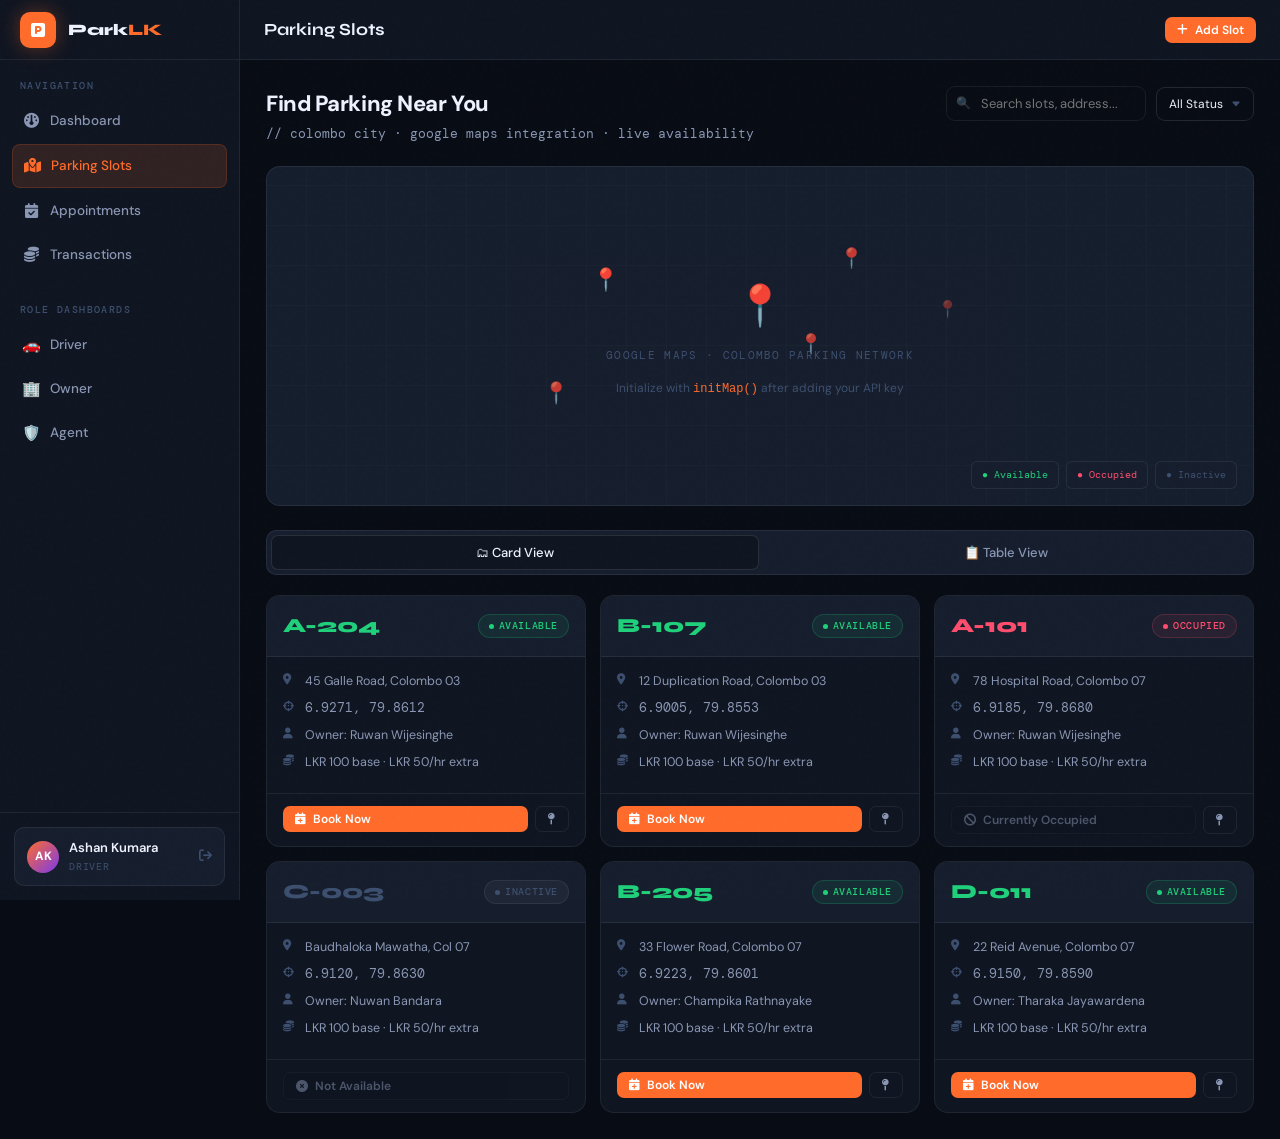
<file: Smart-Parking-System-Frontend/parking-slot.html>
<!DOCTYPE html>
<html lang="en">
<head>
    <meta charset="UTF-8">
    <meta name="viewport" content="width=device-width, initial-scale=1.0">
    <title>Parking Slots — ParkLK</title>
    <link rel="stylesheet" href="css/styles.css">
    <link href="https://cdnjs.cloudflare.com/ajax/libs/font-awesome/6.4.0/css/all.min.css" rel="stylesheet">
    <style>
        .slot-grid { display:grid;grid-template-columns:repeat(auto-fill,minmax(270px,1fr));gap:14px; }
        .slot-card { background:var(--surface);border:1px solid var(--border);border-radius:var(--radius-lg);overflow:hidden;transition:var(--transition); }
        .slot-card:hover { border-color:var(--border-md);transform:translateY(-2px);box-shadow:var(--shadow); }
        .slot-card-top { padding:14px 16px;background:var(--surface2);border-bottom:1px solid var(--border);display:flex;align-items:center;justify-content:space-between; }
        .slot-id { font-family:var(--font-display);font-size:20px;font-weight:800; }
        .slot-body { padding:14px 16px; }
        .slot-detail { display:flex;align-items:flex-start;gap:8px;margin-bottom:7px;font-size:12.5px;color:var(--text2); }
        .slot-detail-icon { flex-shrink:0;width:14px;color:var(--text3);font-size:11px; }
        .slot-footer { padding:12px 16px;border-top:1px solid var(--border);display:flex;gap:7px; }
    </style>
</head>
<body>
<div class="app-shell">

    <aside class="sidebar">
        <div class="sidebar-brand">
            <div class="brand-icon"><i class="fas fa-square-parking"></i></div>
            <div class="brand-name">Park<span>LK</span></div>
        </div>
        <div class="sidebar-section">
            <div class="sidebar-section-label">Navigation</div>
            <a href="user-dashboard.html" class="nav-item"><span class="nav-icon"><i class="fas fa-gauge"></i></span> Dashboard</a>
            <a href="parking-slot.html" class="nav-item active"><span class="nav-icon"><i class="fas fa-map-location-dot"></i></span> Parking Slots</a>
            <a href="appoiments.html" class="nav-item"><span class="nav-icon"><i class="fas fa-calendar-check"></i></span> Appointments</a>
            <a href="transaction.html" class="nav-item"><span class="nav-icon"><i class="fas fa-coins"></i></span> Transactions</a>
        </div>
        <div class="sidebar-section">
            <div class="sidebar-section-label">Role Dashboards</div>
            <a href="user-dashboard.html" class="nav-item"><span class="nav-icon">🚗</span> Driver</a>
            <a href="owner-dashboard.html" class="nav-item"><span class="nav-icon">🏢</span> Owner</a>
            <a href="agent-dashboard.html" class="nav-item"><span class="nav-icon">🛡️</span> Agent</a>
        </div>
        <div class="sidebar-footer">
            <div class="user-card">
                <div class="user-avatar">AK</div>
                <div class="user-info"><div class="user-name">Ashan Kumara</div><div class="user-role">Driver</div></div>
                <a href="park-auth.html" style="color:var(--text3);font-size:13px"><i class="fas fa-arrow-right-from-bracket"></i></a>
            </div>
        </div>
    </aside>

    <header class="topbar">
        <button id="menu-btn" class="topbar-menu-btn"><i class="fas fa-bars"></i></button>
        <div class="page-title">Parking Slots</div>
        <div class="topbar-actions">
            <button class="btn btn-primary btn-sm" onclick="openModal('addSlotModal')"><i class="fas fa-plus"></i> Add Slot</button>
        </div>
    </header>

    <main class="main-content">

        <div class="page-header">
            <div>
                <div class="page-header-title">Find Parking Near You</div>
                <div class="page-header-sub">// colombo city · google maps integration · live availability</div>
            </div>
            <div style="display:flex;gap:10px;align-items:center;flex-wrap:wrap">
                <div class="search-wrap"><input type="text" id="slotSearch" placeholder="Search slots, address..." oninput="filterSlotCards(this.value)"></div>
                <select class="form-control" style="width:auto;padding:8px 28px 8px 12px;font-size:12px" onchange="filterSlotStatus(this.value)">
                    <option value="all">All Status</option><option value="available">Available</option><option value="occupied">Occupied</option><option value="inactive">Inactive</option>
                </select>
            </div>
        </div>

        <!-- Map -->
        <div class="map-container mb-3" style="height:340px">
            <div class="map-pin">📍</div>
            <div class="map-label">Google Maps · Colombo Parking Network</div>
            <div style="position:relative;z-index:1;font-size:12px;color:var(--text3);margin-top:4px">Initialize with <code style="color:var(--saffron)">initMap()</code> after adding your API key</div>
            <!-- Demo pins -->
            <div style="position:absolute;top:28%;left:33%;z-index:2;cursor:pointer;font-size:22px" onclick="openModal('slotDetailModal')" title="A-204">📍</div>
            <div style="position:absolute;top:48%;left:54%;z-index:2;cursor:pointer;font-size:19px;opacity:.75" onclick="openModal('slotDetailModal')" title="B-107">📍</div>
            <div style="position:absolute;top:62%;left:28%;z-index:2;cursor:pointer;font-size:21px;opacity:.8" onclick="openModal('slotDetailModal')" title="A-101">📍</div>
            <div style="position:absolute;top:38%;left:68%;z-index:2;font-size:17px;opacity:.4" title="C-003 (inactive)">📍</div>
            <div style="position:absolute;top:22%;left:58%;z-index:2;cursor:pointer;font-size:20px;opacity:.78" onclick="openModal('slotDetailModal')">📍</div>
            <div style="position:absolute;bottom:16px;right:16px;z-index:2;display:flex;gap:7px">
                <div style="background:var(--surface2);border:1px solid var(--border);border-radius:6px;padding:5px 10px;font-family:var(--font-mono);font-size:10px;color:var(--green)">● Available</div>
                <div style="background:var(--surface2);border:1px solid var(--border);border-radius:6px;padding:5px 10px;font-family:var(--font-mono);font-size:10px;color:var(--red)">● Occupied</div>
                <div style="background:var(--surface2);border:1px solid var(--border);border-radius:6px;padding:5px 10px;font-family:var(--font-mono);font-size:10px;color:var(--text3)">● Inactive</div>
            </div>
        </div>

        <!-- Tabs -->
        <div class="tabs">
            <button class="tab-btn active" data-tab="cardsView">🗂 Card View</button>
            <button class="tab-btn" data-tab="tableView">📋 Table View</button>
        </div>

        <!-- Card View -->
        <div id="cardsView" class="tab-panel">
            <div class="slot-grid" id="slotCards">

                <div class="slot-card" data-status="available" data-name="A-204 Galle">
                    <div class="slot-card-top">
                        <div class="slot-id" style="color:var(--green)">A-204</div>
                        <span class="badge badge-confirmed">Available</span>
                    </div>
                    <div class="slot-body">
                        <div class="slot-detail"><span class="slot-detail-icon"><i class="fas fa-location-dot"></i></span>45 Galle Road, Colombo 03</div>
                        <div class="slot-detail"><span class="slot-detail-icon"><i class="fas fa-crosshairs"></i></span><span class="mono">6.9271, 79.8612</span></div>
                        <div class="slot-detail"><span class="slot-detail-icon"><i class="fas fa-user"></i></span>Owner: Ruwan Wijesinghe</div>
                        <div class="slot-detail"><span class="slot-detail-icon"><i class="fas fa-coins"></i></span>LKR 100 base · LKR 50/hr extra</div>
                    </div>
                    <div class="slot-footer">
                        <button class="btn btn-primary btn-sm w-full" onclick="openModal('bookModal')"><i class="fas fa-calendar-plus"></i> Book Now</button>
                        <button class="btn btn-ghost btn-sm" onclick="openModal('slotDetailModal')"><i class="fas fa-map-pin"></i></button>
                    </div>
                </div>

                <div class="slot-card" data-status="available" data-name="B-107 Duplication">
                    <div class="slot-card-top">
                        <div class="slot-id" style="color:var(--green)">B-107</div>
                        <span class="badge badge-confirmed">Available</span>
                    </div>
                    <div class="slot-body">
                        <div class="slot-detail"><span class="slot-detail-icon"><i class="fas fa-location-dot"></i></span>12 Duplication Road, Colombo 03</div>
                        <div class="slot-detail"><span class="slot-detail-icon"><i class="fas fa-crosshairs"></i></span><span class="mono">6.9005, 79.8553</span></div>
                        <div class="slot-detail"><span class="slot-detail-icon"><i class="fas fa-user"></i></span>Owner: Ruwan Wijesinghe</div>
                        <div class="slot-detail"><span class="slot-detail-icon"><i class="fas fa-coins"></i></span>LKR 100 base · LKR 50/hr extra</div>
                    </div>
                    <div class="slot-footer">
                        <button class="btn btn-primary btn-sm w-full" onclick="openModal('bookModal')"><i class="fas fa-calendar-plus"></i> Book Now</button>
                        <button class="btn btn-ghost btn-sm" onclick="openModal('slotDetailModal')"><i class="fas fa-map-pin"></i></button>
                    </div>
                </div>

                <div class="slot-card" data-status="occupied" data-name="A-101 Hospital">
                    <div class="slot-card-top">
                        <div class="slot-id" style="color:var(--red)">A-101</div>
                        <span class="badge badge-cancelled">Occupied</span>
                    </div>
                    <div class="slot-body">
                        <div class="slot-detail"><span class="slot-detail-icon"><i class="fas fa-location-dot"></i></span>78 Hospital Road, Colombo 07</div>
                        <div class="slot-detail"><span class="slot-detail-icon"><i class="fas fa-crosshairs"></i></span><span class="mono">6.9185, 79.8680</span></div>
                        <div class="slot-detail"><span class="slot-detail-icon"><i class="fas fa-user"></i></span>Owner: Ruwan Wijesinghe</div>
                        <div class="slot-detail"><span class="slot-detail-icon"><i class="fas fa-coins"></i></span>LKR 100 base · LKR 50/hr extra</div>
                    </div>
                    <div class="slot-footer">
                        <button class="btn btn-ghost btn-sm w-full" disabled style="opacity:.5;cursor:not-allowed"><i class="fas fa-ban"></i> Currently Occupied</button>
                        <button class="btn btn-ghost btn-sm" onclick="openModal('slotDetailModal')"><i class="fas fa-map-pin"></i></button>
                    </div>
                </div>

                <div class="slot-card" data-status="inactive" data-name="C-003 Baudhaloka">
                    <div class="slot-card-top">
                        <div class="slot-id" style="color:var(--text3)">C-003</div>
                        <span class="badge badge-inactive">Inactive</span>
                    </div>
                    <div class="slot-body">
                        <div class="slot-detail"><span class="slot-detail-icon"><i class="fas fa-location-dot"></i></span>Baudhaloka Mawatha, Col 07</div>
                        <div class="slot-detail"><span class="slot-detail-icon"><i class="fas fa-crosshairs"></i></span><span class="mono">6.9120, 79.8630</span></div>
                        <div class="slot-detail"><span class="slot-detail-icon"><i class="fas fa-user"></i></span>Owner: Nuwan Bandara</div>
                        <div class="slot-detail"><span class="slot-detail-icon"><i class="fas fa-coins"></i></span>LKR 100 base · LKR 50/hr extra</div>
                    </div>
                    <div class="slot-footer">
                        <button class="btn btn-ghost btn-sm w-full" disabled style="opacity:.5;cursor:not-allowed"><i class="fas fa-circle-xmark"></i> Not Available</button>
                    </div>
                </div>

                <div class="slot-card" data-status="available" data-name="B-205 Flower">
                    <div class="slot-card-top">
                        <div class="slot-id" style="color:var(--green)">B-205</div>
                        <span class="badge badge-confirmed">Available</span>
                    </div>
                    <div class="slot-body">
                        <div class="slot-detail"><span class="slot-detail-icon"><i class="fas fa-location-dot"></i></span>33 Flower Road, Colombo 07</div>
                        <div class="slot-detail"><span class="slot-detail-icon"><i class="fas fa-crosshairs"></i></span><span class="mono">6.9223, 79.8601</span></div>
                        <div class="slot-detail"><span class="slot-detail-icon"><i class="fas fa-user"></i></span>Owner: Champika Rathnayake</div>
                        <div class="slot-detail"><span class="slot-detail-icon"><i class="fas fa-coins"></i></span>LKR 100 base · LKR 50/hr extra</div>
                    </div>
                    <div class="slot-footer">
                        <button class="btn btn-primary btn-sm w-full" onclick="openModal('bookModal')"><i class="fas fa-calendar-plus"></i> Book Now</button>
                        <button class="btn btn-ghost btn-sm" onclick="openModal('slotDetailModal')"><i class="fas fa-map-pin"></i></button>
                    </div>
                </div>

                <div class="slot-card" data-status="available" data-name="D-011 Reid">
                    <div class="slot-card-top">
                        <div class="slot-id" style="color:var(--green)">D-011</div>
                        <span class="badge badge-confirmed">Available</span>
                    </div>
                    <div class="slot-body">
                        <div class="slot-detail"><span class="slot-detail-icon"><i class="fas fa-location-dot"></i></span>22 Reid Avenue, Colombo 07</div>
                        <div class="slot-detail"><span class="slot-detail-icon"><i class="fas fa-crosshairs"></i></span><span class="mono">6.9150, 79.8590</span></div>
                        <div class="slot-detail"><span class="slot-detail-icon"><i class="fas fa-user"></i></span>Owner: Tharaka Jayawardena</div>
                        <div class="slot-detail"><span class="slot-detail-icon"><i class="fas fa-coins"></i></span>LKR 100 base · LKR 50/hr extra</div>
                    </div>
                    <div class="slot-footer">
                        <button class="btn btn-primary btn-sm w-full" onclick="openModal('bookModal')"><i class="fas fa-calendar-plus"></i> Book Now</button>
                        <button class="btn btn-ghost btn-sm" onclick="openModal('slotDetailModal')"><i class="fas fa-map-pin"></i></button>
                    </div>
                </div>

            </div>
        </div>

        <!-- Table View -->
        <div id="tableView" class="tab-panel" style="display:none">
            <div class="card">
                <div class="table-wrap">
                    <table id="slotsTable">
                        <thead><tr><th>Slot ID</th><th>Owner</th><th>Address</th><th>Lat</th><th>Lng</th><th>Status</th><th>Actions</th></tr></thead>
                        <tbody>
                        <tr><td><strong>A-204</strong></td><td>Ruwan Wijesinghe</td><td>45 Galle Rd, Col 03</td><td class="mono">6.9271</td><td class="mono">79.8612</td><td><span class="badge badge-confirmed">Available</span></td><td class="flex gap-1"><button class="btn btn-primary btn-sm" onclick="openModal('bookModal')">Book</button><button class="btn btn-ghost btn-sm" onclick="openModal('slotDetailModal')">Details</button></td></tr>
                        <tr><td><strong>B-107</strong></td><td>Ruwan Wijesinghe</td><td>12 Duplication Rd</td><td class="mono">6.9005</td><td class="mono">79.8553</td><td><span class="badge badge-confirmed">Available</span></td><td class="flex gap-1"><button class="btn btn-primary btn-sm" onclick="openModal('bookModal')">Book</button><button class="btn btn-ghost btn-sm" onclick="openModal('slotDetailModal')">Details</button></td></tr>
                        <tr><td><strong>A-101</strong></td><td>Ruwan Wijesinghe</td><td>78 Hospital Rd, Col 07</td><td class="mono">6.9185</td><td class="mono">79.8680</td><td><span class="badge badge-cancelled">Occupied</span></td><td><button class="btn btn-ghost btn-sm" onclick="openModal('slotDetailModal')">Details</button></td></tr>
                        <tr><td><strong>C-003</strong></td><td>Nuwan Bandara</td><td>Baudhaloka Mw</td><td class="mono">6.9120</td><td class="mono">79.8630</td><td><span class="badge badge-inactive">Inactive</span></td><td><button class="btn btn-ghost btn-sm" onclick="openModal('slotDetailModal')">Details</button></td></tr>
                        <tr><td><strong>B-205</strong></td><td>Champika Rathnayake</td><td>33 Flower Rd, Col 07</td><td class="mono">6.9223</td><td class="mono">79.8601</td><td><span class="badge badge-confirmed">Available</span></td><td class="flex gap-1"><button class="btn btn-primary btn-sm" onclick="openModal('bookModal')">Book</button><button class="btn btn-ghost btn-sm" onclick="openModal('slotDetailModal')">Details</button></td></tr>
                        <tr><td><strong>D-011</strong></td><td>Tharaka Jayawardena</td><td>22 Reid Ave, Col 07</td><td class="mono">6.9150</td><td class="mono">79.8590</td><td><span class="badge badge-confirmed">Available</span></td><td class="flex gap-1"><button class="btn btn-primary btn-sm" onclick="openModal('bookModal')">Book</button><button class="btn btn-ghost btn-sm" onclick="openModal('slotDetailModal')">Details</button></td></tr>
                        </tbody>
                    </table>
                </div>
            </div>
        </div>

    </main>
</div>

<!-- Book Modal -->
<div class="modal-overlay" id="bookModal">
    <div class="modal">
        <div class="modal-header"><div class="modal-title"><i class="fas fa-calendar-plus" style="color:var(--saffron)"></i> Book Slot — A-204</div><button class="modal-close" onclick="closeModal('bookModal')">✕</button></div>
        <div class="modal-body">
            <div class="grid-2">
                <div class="form-group"><label class="form-label">Date</label><input type="date" class="form-control"></div>
                <div class="form-group"><label class="form-label">Start Time</label><input type="time" class="form-control"></div>
            </div>
            <div class="form-group"><label class="form-label">Duration (hours)</label><input type="number" id="bookHours" class="form-control" min="0.5" max="24" step="0.5" value="3"></div>
            <div id="bookFeeResult"></div>
            <p style="font-size:11px;color:var(--text3)"><i class="fas fa-info-circle"></i> Cash payment collected on-site.</p>
        </div>
        <div class="modal-footer"><button class="btn btn-ghost btn-sm" onclick="closeModal('bookModal')">Cancel</button><button class="btn btn-primary btn-sm" onclick="submitBooking()"><i class="fas fa-paper-plane"></i> Send Request</button></div>
    </div>
</div>

<!-- Slot Detail Modal -->
<div class="modal-overlay" id="slotDetailModal">
    <div class="modal">
        <div class="modal-header"><div class="modal-title"><i class="fas fa-map-pin" style="color:var(--saffron)"></i> Slot Details — A-204</div><button class="modal-close" onclick="closeModal('slotDetailModal')">✕</button></div>
        <div class="modal-body">
            <div class="grid-2 mb-2">
                <div style="background:var(--surface2);border:1px solid var(--border);border-radius:8px;padding:12px"><div style="font-family:var(--font-mono);font-size:10px;color:var(--text3);text-transform:uppercase;margin-bottom:3px">Slot ID</div><div style="font-family:var(--font-display);font-size:22px;font-weight:800;color:var(--green)">A-204</div></div>
                <div style="background:var(--surface2);border:1px solid var(--border);border-radius:8px;padding:12px"><div style="font-family:var(--font-mono);font-size:10px;color:var(--text3);text-transform:uppercase;margin-bottom:6px">Status</div><span class="badge badge-confirmed">Available</span></div>
            </div>
            <div class="form-group"><label class="form-label">Address</label><div style="font-size:14px">45 Galle Road, Colombo 03</div></div>
            <div class="grid-2"><div class="form-group"><label class="form-label">Latitude</label><div class="mono" style="font-size:13px">6.9271</div></div><div class="form-group"><label class="form-label">Longitude</label><div class="mono" style="font-size:13px">79.8612</div></div></div>
            <div class="form-group"><label class="form-label">Owner</label><div style="display:flex;align-items:center;gap:8px">Ruwan Wijesinghe <span class="badge badge-verified">Verified</span></div></div>
            <div class="map-container" style="height:150px;border-radius:8px;margin-top:4px"><div class="map-pin" style="font-size:26px">📍</div><div class="map-label">6.9271, 79.8612</div></div>
        </div>
        <div class="modal-footer"><button class="btn btn-ghost btn-sm" onclick="closeModal('slotDetailModal')">Close</button><button class="btn btn-primary btn-sm" onclick="closeModal('slotDetailModal');openModal('bookModal')"><i class="fas fa-calendar-plus"></i> Book</button></div>
    </div>
</div>

<!-- Add Slot Modal -->
<div class="modal-overlay" id="addSlotModal">
    <div class="modal">
        <div class="modal-header"><div class="modal-title"><i class="fas fa-plus" style="color:var(--saffron)"></i> Add New Slot</div><button class="modal-close" onclick="closeModal('addSlotModal')">✕</button></div>
        <div class="modal-body">
            <div class="form-group"><label class="form-label">Slot ID</label><input type="text" class="form-control" placeholder="e.g. E-401"></div>
            <div class="form-group"><label class="form-label">Address</label><input type="text" class="form-control" placeholder="Full street address"></div>
            <div class="grid-2">
                <div class="form-group"><label class="form-label">Latitude</label><input type="number" class="form-control" placeholder="6.9271" step="0.0001"></div>
                <div class="form-group"><label class="form-label">Longitude</label><input type="number" class="form-control" placeholder="79.8612" step="0.0001"></div>
            </div>
            <div class="form-group"><label class="form-label">Owner ID</label><input type="number" class="form-control" placeholder="Owner database ID"></div>
            <div class="form-group"><label class="form-label">Status</label><select class="form-control"><option>Active</option><option>Inactive</option></select></div>
        </div>
        <div class="modal-footer"><button class="btn btn-ghost btn-sm" onclick="closeModal('addSlotModal')">Cancel</button><button class="btn btn-primary btn-sm" onclick="closeModal('addSlotModal');showToast('Slot added!','success')"><i class="fas fa-save"></i> Save</button></div>
    </div>
</div>

<script src="js/app.js"></script>
<script>
    document.addEventListener('DOMContentLoaded',()=>{ initFeeCalc('bookHours','bookFeeResult'); });

    function filterSlotCards(q) {
        q=q.toLowerCase();
        document.querySelectorAll('#slotCards .slot-card').forEach(c=>{
            c.style.display=c.dataset.name.toLowerCase().includes(q)||c.textContent.toLowerCase().includes(q)?'':'none';
        });
    }

    function filterSlotStatus(val) {
        document.querySelectorAll('#slotCards .slot-card').forEach(c=>{
            c.style.display=(val==='all'||c.dataset.status===val)?'':'none';
        });
    }

    function submitBooking() {
        closeModal('bookModal');
        showToast('Booking request sent! Awaiting owner approval.','success');
    }
</script>
</body>
</html>
</file>
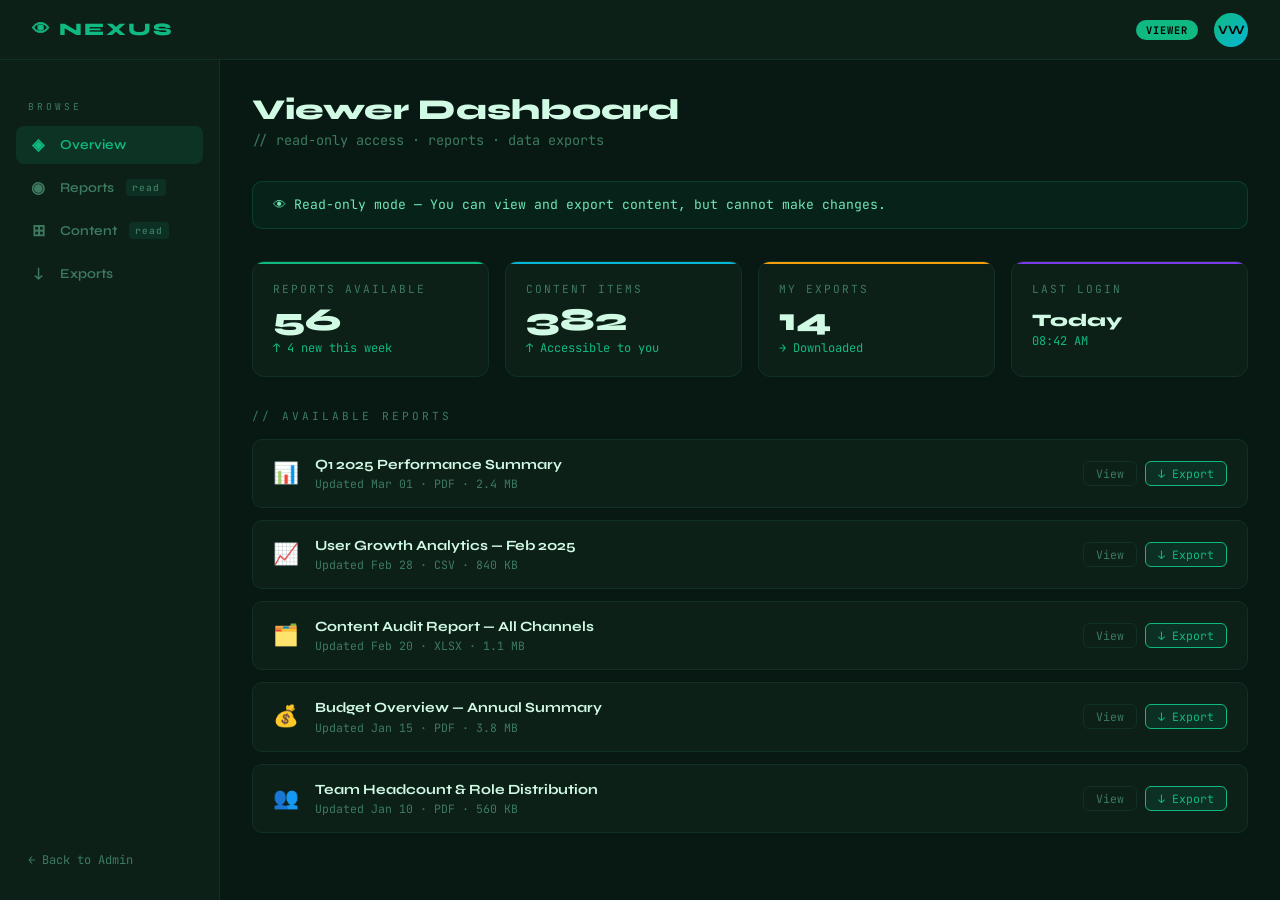
<file: Smart-Parking-System-Frontend/viewer-dashboard.html>
<!DOCTYPE html>
<html lang="en">
<head>
    <meta charset="UTF-8">
    <meta name="viewport" content="width=device-width, initial-scale=1.0">
    <title>Viewer Dashboard</title>
    <link href="https://fonts.googleapis.com/css2?family=Syne:wght@400;600;700;800&family=JetBrains+Mono:wght@300;400;500&display=swap" rel="stylesheet">
    <style>
        :root {
            --bg: #071912;
            --surface: #0c2018;
            --border: #123025;
            --accent: #10b981;
            --accent-light: #6ee7b7;
            --text: #d1fae5;
            --muted: #3d7a60;
            --blue: #06b6d4;
            --yellow: #f59e0b;
        }
        * { margin: 0; padding: 0; box-sizing: border-box; }
        body { background: var(--bg); color: var(--text); font-family: 'Syne', sans-serif; min-height: 100vh; display: flex; flex-direction: column; }
        nav { display: flex; align-items: center; justify-content: space-between; padding: 0 2rem; height: 60px; background: var(--surface); border-bottom: 1px solid var(--border); position: sticky; top: 0; z-index: 100; }
        .logo { font-size: 1.1rem; font-weight: 800; letter-spacing: 2px; color: var(--accent); text-transform: uppercase; }
        .badge { font-family: 'JetBrains Mono', monospace; font-size: 0.65rem; background: var(--accent); color: #000; padding: 3px 10px; border-radius: 20px; letter-spacing: 1px; text-transform: uppercase; font-weight: 700; }
        .avatar { width: 34px; height: 34px; border-radius: 50%; background: linear-gradient(135deg, var(--accent), var(--blue)); display: flex; align-items: center; justify-content: center; font-size: 0.8rem; font-weight: 700; color: #000; }
        .nav-right { display: flex; align-items: center; gap: 1rem; }
        .layout { display: flex; flex: 1; }
        aside { width: 220px; background: var(--surface); border-right: 1px solid var(--border); padding: 1.5rem 1rem; display: flex; flex-direction: column; gap: 0.3rem; min-height: calc(100vh - 60px); }
        .section-label { font-size: 0.6rem; letter-spacing: 3px; color: var(--muted); text-transform: uppercase; padding: 0.5rem 0.75rem; margin-top: 0.5rem; font-family: 'JetBrains Mono', monospace; }
        .nav-item { display: flex; align-items: center; gap: 0.75rem; padding: 0.6rem 0.75rem; border-radius: 8px; cursor: pointer; font-size: 0.85rem; font-weight: 600; color: var(--muted); transition: all 0.2s; text-decoration: none; }
        .nav-item:hover { background: var(--border); color: var(--text); }
        .nav-item.active { background: rgba(16,185,129,0.12); color: var(--accent); }
        .nav-item .icon { font-size: 1rem; width: 20px; text-align: center; }
        .readonly-tag { font-size: 0.6rem; background: rgba(16,185,129,0.1); color: var(--muted); padding: 2px 6px; border-radius: 4px; font-family: 'JetBrains Mono', monospace; letter-spacing: 1px; }
        .back-link { display: flex; align-items: center; gap: 0.5rem; font-size: 0.75rem; color: var(--muted); padding: 0.5rem 0.75rem; text-decoration: none; transition: color 0.2s; margin-top: auto; font-family: 'JetBrains Mono', monospace; }
        .back-link:hover { color: var(--text); }
        main { flex: 1; padding: 2rem; overflow-y: auto; }
        .page-title { font-size: 1.8rem; font-weight: 800; margin-bottom: 0.25rem; }
        .page-sub { color: var(--muted); font-size: 0.85rem; font-family: 'JetBrains Mono', monospace; margin-bottom: 2rem; }

        .readonly-banner {
            display: flex; align-items: center; gap: 0.75rem;
            background: rgba(16,185,129,0.06); border: 1px solid rgba(16,185,129,0.2);
            border-radius: 10px; padding: 0.9rem 1.25rem; margin-bottom: 2rem;
            font-size: 0.82rem; color: var(--accent-light);
            font-family: 'JetBrains Mono', monospace;
        }

        .stats-grid { display: grid; grid-template-columns: repeat(4, 1fr); gap: 1rem; margin-bottom: 2rem; }
        .stat-card { background: var(--surface); border: 1px solid var(--border); border-radius: 12px; padding: 1.25rem; position: relative; overflow: hidden; }
        .stat-card::before { content: ''; position: absolute; top: 0; left: 0; right: 0; height: 2px; background: var(--c, var(--accent)); }
        .stat-label { font-size: 0.7rem; letter-spacing: 2px; text-transform: uppercase; color: var(--muted); font-family: 'JetBrains Mono', monospace; margin-bottom: 0.5rem; }
        .stat-value { font-size: 2rem; font-weight: 800; line-height: 1; margin-bottom: 0.25rem; }
        .stat-change { font-size: 0.75rem; color: var(--accent); font-family: 'JetBrains Mono', monospace; }

        .section-title { font-size: 0.7rem; letter-spacing: 3px; text-transform: uppercase; color: var(--muted); font-family: 'JetBrains Mono', monospace; margin-bottom: 1rem; }

        .reports-list { display: flex; flex-direction: column; gap: 0.75rem; margin-bottom: 2rem; }
        .report-item {
            background: var(--surface); border: 1px solid var(--border);
            border-radius: 10px; padding: 1rem 1.25rem;
            display: flex; align-items: center; gap: 1rem;
            transition: border-color 0.2s;
        }
        .report-item:hover { border-color: var(--accent); }
        .report-icon { font-size: 1.3rem; flex-shrink: 0; }
        .report-title { font-size: 0.88rem; font-weight: 700; margin-bottom: 0.2rem; }
        .report-meta { font-size: 0.72rem; color: var(--muted); font-family: 'JetBrains Mono', monospace; }
        .report-actions { margin-left: auto; display: flex; gap: 0.5rem; }
        .view-btn {
            background: transparent; border: 1px solid var(--border);
            color: var(--muted); font-size: 0.72rem; padding: 4px 12px;
            border-radius: 6px; cursor: pointer; font-family: 'JetBrains Mono', monospace;
            transition: all 0.2s; text-decoration: none; display: inline-block;
        }
        .view-btn:hover { border-color: var(--accent); color: var(--accent); }
        .dl-btn {
            background: rgba(16,185,129,0.1); border: 1px solid var(--accent);
            color: var(--accent); font-size: 0.72rem; padding: 4px 12px;
            border-radius: 6px; cursor: pointer; font-family: 'JetBrains Mono', monospace;
            transition: all 0.2s; text-decoration: none; display: inline-block;
        }
        .dl-btn:hover { background: var(--accent); color: #000; }
    </style>
</head>
<body>

<nav>
    <div class="logo">👁 Nexus</div>
    <div class="nav-right">
        <span class="badge">Viewer</span>
        <div class="avatar">VW</div>
    </div>
</nav>

<div class="layout">
    <aside>
        <div class="section-label">Browse</div>
        <a href="viewer-dashboard.html" class="nav-item active"><span class="icon">◈</span> Overview</a>
        <a href="#" class="nav-item"><span class="icon">◉</span> Reports <span class="readonly-tag">read</span></a>
        <a href="#" class="nav-item"><span class="icon">⊞</span> Content <span class="readonly-tag">read</span></a>
        <a href="#" class="nav-item"><span class="icon">↓</span> Exports</a>

        <a href="admin-dashboard.html" class="back-link">← Back to Admin</a>
    </aside>

    <main>
        <h1 class="page-title">Viewer Dashboard</h1>
        <p class="page-sub">// read-only access · reports · data exports</p>

        <div class="readonly-banner">
            👁 Read-only mode — You can view and export content, but cannot make changes.
        </div>

        <div class="stats-grid">
            <div class="stat-card" style="--c:#10b981">
                <div class="stat-label">Reports Available</div>
                <div class="stat-value">56</div>
                <div class="stat-change">↑ 4 new this week</div>
            </div>
            <div class="stat-card" style="--c:#06b6d4">
                <div class="stat-label">Content Items</div>
                <div class="stat-value">382</div>
                <div class="stat-change">↑ Accessible to you</div>
            </div>
            <div class="stat-card" style="--c:#f59e0b">
                <div class="stat-label">My Exports</div>
                <div class="stat-value">14</div>
                <div class="stat-change">→ Downloaded</div>
            </div>
            <div class="stat-card" style="--c:#7c3aed">
                <div class="stat-label">Last Login</div>
                <div class="stat-value" style="font-size:1.1rem;padding-top:0.5rem">Today</div>
                <div class="stat-change">08:42 AM</div>
            </div>
        </div>

        <div class="section-title">// Available Reports</div>
        <div class="reports-list">
            <div class="report-item">
                <span class="report-icon">📊</span>
                <div>
                    <div class="report-title">Q1 2025 Performance Summary</div>
                    <div class="report-meta">Updated Mar 01 · PDF · 2.4 MB</div>
                </div>
                <div class="report-actions">
                    <a href="#" class="view-btn">View</a>
                    <a href="#" class="dl-btn">↓ Export</a>
                </div>
            </div>
            <div class="report-item">
                <span class="report-icon">📈</span>
                <div>
                    <div class="report-title">User Growth Analytics — Feb 2025</div>
                    <div class="report-meta">Updated Feb 28 · CSV · 840 KB</div>
                </div>
                <div class="report-actions">
                    <a href="#" class="view-btn">View</a>
                    <a href="#" class="dl-btn">↓ Export</a>
                </div>
            </div>
            <div class="report-item">
                <span class="report-icon">🗂️</span>
                <div>
                    <div class="report-title">Content Audit Report — All Channels</div>
                    <div class="report-meta">Updated Feb 20 · XLSX · 1.1 MB</div>
                </div>
                <div class="report-actions">
                    <a href="#" class="view-btn">View</a>
                    <a href="#" class="dl-btn">↓ Export</a>
                </div>
            </div>
            <div class="report-item">
                <span class="report-icon">💰</span>
                <div>
                    <div class="report-title">Budget Overview — Annual Summary</div>
                    <div class="report-meta">Updated Jan 15 · PDF · 3.8 MB</div>
                </div>
                <div class="report-actions">
                    <a href="#" class="view-btn">View</a>
                    <a href="#" class="dl-btn">↓ Export</a>
                </div>
            </div>
            <div class="report-item">
                <span class="report-icon">👥</span>
                <div>
                    <div class="report-title">Team Headcount & Role Distribution</div>
                    <div class="report-meta">Updated Jan 10 · PDF · 560 KB</div>
                </div>
                <div class="report-actions">
                    <a href="#" class="view-btn">View</a>
                    <a href="#" class="dl-btn">↓ Export</a>
                </div>
            </div>
        </div>
    </main>
</div>

</body>
</html>
</file>
<file: Smart-Parking-System-Frontend/css/styles.css>
/* ═══════════════════════════════════════════════════
   PARKLK — Unified Design System
   Aesthetic: Urban Dark · Saffron Accent
   ═══════════════════════════════════════════════════ */

@import url('https://fonts.googleapis.com/css2?family=Syne:wght@400;600;700;800&family=DM+Sans:opsz,wght@9..40,300;9..40,400;9..40,500;9..40,600&family=DM+Mono:wght@400;500&display=swap');

/* ── Tokens ── */
:root {
    --deep:       #080C14;
    --surface:    #0F1521;
    --surface2:   #161E2E;
    --surface3:   #1D2740;
    --border:     rgba(255,255,255,0.07);
    --border-md:  rgba(255,255,255,0.11);
    --border-act: rgba(255,107,43,0.4);

    --saffron:       #FF6B2B;
    --saffron-light: #FF8C55;
    --saffron-glow:  rgba(255,107,43,0.14);

    --blue:   #4C9BE8;
    --green:  #20D07A;
    --amber:  #F5A623;
    --red:    #FF4D6D;
    --purple: #7C3AED;

    --text:   #EEF2FF;
    --text2:  #8A97B4;
    --text3:  #3D4F6E;

    --driver-color: var(--blue);
    --owner-color:  var(--green);
    --agent-color:  var(--saffron);

    --sidebar-w: 240px;
    --topbar-h:  60px;
    --radius:    10px;
    --radius-lg: 14px;
    --shadow:    0 4px 24px rgba(0,0,0,0.4);
    --shadow-lg: 0 12px 48px rgba(0,0,0,0.6);

    --font-display: 'Syne', sans-serif;
    --font-body:    'DM Sans', sans-serif;
    --font-mono:    'DM Mono', monospace;

    --transition: all 0.2s cubic-bezier(0.4,0,0.2,1);
}

/* ── Reset ── */
*, *::before, *::after { margin:0; padding:0; box-sizing:border-box; }
html { scroll-behavior:smooth; }
body {
    font-family: var(--font-body);
    background: var(--deep);
    color: var(--text);
    font-size: 14px;
    line-height: 1.6;
    min-height: 100vh;
}
a { text-decoration: none; color: inherit; }

/* Noise overlay */
body::after {
    content:'';
    position:fixed; inset:0; pointer-events:none; z-index:9999;
    background-image: url("data:image/svg+xml,%3Csvg viewBox='0 0 256 256' xmlns='http://www.w3.org/2000/svg'%3E%3Cfilter id='n'%3E%3CfeTurbulence type='fractalNoise' baseFrequency='0.9' numOctaves='4' stitchTiles='stitch'/%3E%3C/filter%3E%3Crect width='100%25' height='100%25' filter='url(%23n)' opacity='0.03'/%3E%3C/svg%3E");
    opacity:.4;
}

/* Scrollbar */
::-webkit-scrollbar { width:5px; height:5px; }
::-webkit-scrollbar-track { background:transparent; }
::-webkit-scrollbar-thumb { background:var(--surface3); border-radius:3px; }

/* ── Typography ── */
h1,h2,h3,h4,h5 { font-family:var(--font-display); font-weight:700; }
.mono { font-family: var(--font-mono); }

/* ── App Shell ── */
.app-shell {
    display: grid;
    grid-template-columns: var(--sidebar-w) 1fr;
    grid-template-rows: var(--topbar-h) 1fr;
    min-height: 100vh;
}

/* ── Sidebar ── */
.sidebar {
    grid-row: 1 / -1;
    background: var(--surface);
    border-right: 1px solid var(--border);
    display: flex;
    flex-direction: column;
    position: sticky;
    top: 0;
    height: 100vh;
    overflow-y: auto;
    z-index: 200;
}

.sidebar-brand {
    height: var(--topbar-h);
    display: flex;
    align-items: center;
    gap: 12px;
    padding: 0 20px;
    border-bottom: 1px solid var(--border);
    flex-shrink: 0;
}

.brand-icon {
    width: 36px; height: 36px;
    background: var(--saffron);
    border-radius: 10px;
    display: grid; place-items: center;
    font-size: 16px; color: white;
    box-shadow: 0 0 20px rgba(255,107,43,0.35);
    flex-shrink: 0;
}

.brand-name {
    font-family: var(--font-display);
    font-size: 16px; font-weight: 800;
    color: var(--text);
}
.brand-name span { color: var(--saffron); }

.sidebar-section { padding: 18px 12px 6px; }

.sidebar-section-label {
    font-family: var(--font-mono);
    font-size: 10px; font-weight: 500;
    color: var(--text3);
    text-transform: uppercase;
    letter-spacing: 0.14em;
    padding: 0 8px;
    margin-bottom: 6px;
}

.nav-item {
    display: flex;
    align-items: center;
    gap: 10px;
    padding: 9px 10px;
    border-radius: 8px;
    color: var(--text2);
    font-size: 13.5px;
    font-weight: 500;
    cursor: pointer;
    transition: var(--transition);
    margin-bottom: 2px;
    position: relative;
}

.nav-item .nav-icon { width: 18px; text-align: center; font-size: 15px; flex-shrink: 0; }
.nav-item:hover { background: var(--surface2); color: var(--text); }
.nav-item.active { background: var(--saffron-glow); color: var(--saffron); border: 1px solid rgba(255,107,43,0.18); }
.nav-item.active .nav-icon { color: var(--saffron); }

.nav-badge {
    margin-left: auto;
    background: var(--saffron);
    color: white;
    font-family: var(--font-mono);
    font-size: 10px; font-weight: 600;
    padding: 1px 6px; border-radius: 10px;
}

/* Colored active variants */
.nav-item.active-blue  { background: rgba(76,155,232,0.1); color: var(--blue); border: 1px solid rgba(76,155,232,0.2); }
.nav-item.active-green { background: rgba(32,208,122,0.1); color: var(--green); border: 1px solid rgba(32,208,122,0.2); }
.nav-item.active-red   { background: rgba(255,77,109,0.1); color: var(--red); border: 1px solid rgba(255,77,109,0.2); }
.nav-item.active-purple{ background: rgba(124,58,237,0.1); color: var(--purple); border: 1px solid rgba(124,58,237,0.2); }

.sidebar-divider { height: 1px; background: var(--border); margin: 8px 14px; }

.sidebar-footer {
    margin-top: auto;
    padding: 14px;
    border-top: 1px solid var(--border);
}

.user-card {
    display: flex; align-items: center; gap: 10px;
    padding: 10px 12px; border-radius: 10px;
    background: var(--surface2);
    border: 1px solid var(--border);
    cursor: pointer;
    transition: var(--transition);
}
.user-card:hover { border-color: var(--border-md); }

.user-avatar {
    width: 32px; height: 32px; border-radius: 50%;
    background: linear-gradient(135deg, var(--saffron), var(--purple));
    display: grid; place-items: center;
    font-size: 12px; font-weight: 700;
    color: white; flex-shrink: 0;
}

.user-info { flex: 1; min-width: 0; }
.user-name { font-size: 13px; font-weight: 600; white-space: nowrap; overflow: hidden; text-overflow: ellipsis; }
.user-role { font-family: var(--font-mono); font-size: 10px; color: var(--text3); text-transform: uppercase; letter-spacing: 0.08em; }

/* ── Topbar ── */
.topbar {
    grid-column: 2;
    background: var(--surface);
    border-bottom: 1px solid var(--border);
    display: flex; align-items: center;
    padding: 0 24px; gap: 14px;
    position: sticky; top: 0; z-index: 100;
}

.topbar-menu-btn {
    width: 34px; height: 34px;
    border-radius: 8px;
    background: var(--surface2);
    border: 1px solid var(--border);
    color: var(--text2);
    display: none; align-items: center; justify-content: center;
    cursor: pointer; font-size: 16px;
    transition: var(--transition);
}

.page-title { font-family: var(--font-display); font-size: 17px; font-weight: 700; flex: 1; }

.topbar-actions { display: flex; align-items: center; gap: 8px; }

.topbar-btn {
    width: 34px; height: 34px;
    border-radius: 8px; background: var(--surface2);
    border: 1px solid var(--border); color: var(--text2);
    display: flex; align-items: center; justify-content: center;
    cursor: pointer; font-size: 15px; transition: var(--transition);
    text-decoration: none; position: relative;
}
.topbar-btn:hover { background: var(--surface3); color: var(--text); border-color: var(--border-md); }
.topbar-btn.notif::after {
    content: ''; position: absolute;
    top: 7px; right: 7px;
    width: 6px; height: 6px;
    background: var(--red); border-radius: 50%;
    border: 1px solid var(--surface);
}

/* ── Main Content ── */
.main-content { grid-column: 2; padding: 26px; overflow-y: auto; }

/* ── Page Header ── */
.page-header { display: flex; align-items: flex-start; justify-content: space-between; margin-bottom: 22px; gap: 14px; }
.page-header-title { font-size: 22px; font-weight: 800; letter-spacing: -0.02em; }
.page-header-sub { font-size: 12.5px; color: var(--text2); margin-top: 3px; font-family: var(--font-mono); }

/* ── Stats Grid ── */
.stats-grid { display: grid; grid-template-columns: repeat(auto-fit, minmax(200px, 1fr)); gap: 14px; margin-bottom: 22px; }

.stat-card {
    background: var(--surface);
    border: 1px solid var(--border);
    border-radius: var(--radius-lg);
    padding: 18px 20px;
    position: relative; overflow: hidden;
    transition: var(--transition);
}
.stat-card::before {
    content: ''; position: absolute; top: 0; left: 0; right: 0;
    height: 2px; background: var(--c, var(--saffron));
}
.stat-card:hover { border-color: var(--border-md); transform: translateY(-2px); box-shadow: var(--shadow); }

.stat-label { font-family: var(--font-mono); font-size: 10px; font-weight: 500; color: var(--text3); text-transform: uppercase; letter-spacing: 0.12em; margin-bottom: 8px; }
.stat-value { font-family: var(--font-display); font-size: 28px; font-weight: 800; line-height: 1; margin-bottom: 5px; }
.stat-sub { font-size: 11.5px; color: var(--text2); }

.stat-change {
    display: inline-flex; align-items: center; gap: 3px;
    font-family: var(--font-mono); font-size: 11px; font-weight: 500;
    padding: 2px 6px; border-radius: 4px;
}
.stat-change.up   { color: var(--green); background: rgba(32,208,122,0.08); }
.stat-change.down { color: var(--red);   background: rgba(255,77,109,0.08); }
.stat-change.warn { color: var(--amber); background: rgba(245,166,35,0.08); }

.stat-icon { position: absolute; top: 16px; right: 18px; font-size: 26px; opacity: 0.1; }

/* ── Card ── */
.card {
    background: var(--surface);
    border: 1px solid var(--border);
    border-radius: var(--radius-lg);
    overflow: hidden;
}

.card-header {
    display: flex; align-items: center; justify-content: space-between;
    padding: 16px 20px; border-bottom: 1px solid var(--border);
}

.card-title { font-family: var(--font-display); font-size: 14px; font-weight: 700; }
.card-meta { font-family: var(--font-mono); font-size: 10px; color: var(--text3); }
.card-body { padding: 20px; }

/* ── Grid helpers ── */
.grid-2 { display: grid; grid-template-columns: 1fr 1fr; gap: 18px; }
.grid-3 { display: grid; grid-template-columns: repeat(3,1fr); gap: 18px; }

/* ── Table ── */
.table-wrap { overflow-x: auto; }
table { width: 100%; border-collapse: collapse; }

thead tr { border-bottom: 1px solid var(--border); }
th {
    padding: 9px 16px;
    font-family: var(--font-mono); font-size: 10px; font-weight: 500;
    color: var(--text3); text-transform: uppercase; letter-spacing: 0.1em;
    text-align: left; white-space: nowrap;
}
td {
    padding: 12px 16px;
    font-size: 13.5px; color: var(--text2);
    border-bottom: 1px solid rgba(255,255,255,0.04);
    transition: var(--transition);
}
tr:last-child td { border-bottom: none; }
tbody tr:hover td { background: rgba(255,255,255,0.02); color: var(--text); }
td strong { color: var(--text); font-weight: 600; }

/* ── Badges ── */
.badge {
    display: inline-flex; align-items: center; gap: 5px;
    padding: 3px 10px; border-radius: 20px;
    font-family: var(--font-mono); font-size: 10px; font-weight: 500;
    text-transform: uppercase; letter-spacing: 0.06em; white-space: nowrap;
}
.badge::before { content: ''; width: 5px; height: 5px; border-radius: 50%; background: currentColor; }

.badge-confirmed { color: var(--green);  background: rgba(32,208,122,0.08);  border: 1px solid rgba(32,208,122,0.2); }
.badge-pending   { color: var(--amber);  background: rgba(245,166,35,0.08);  border: 1px solid rgba(245,166,35,0.2); }
.badge-cancelled { color: var(--red);    background: rgba(255,77,109,0.08);  border: 1px solid rgba(255,77,109,0.2); }
.badge-active    { color: var(--blue);   background: rgba(76,155,232,0.08);  border: 1px solid rgba(76,155,232,0.2); }
.badge-inactive  { color: var(--text3);  background: rgba(255,255,255,0.04); border: 1px solid var(--border); }
.badge-driver    { color: var(--blue);   background: rgba(76,155,232,0.08);  border: 1px solid rgba(76,155,232,0.2); }
.badge-owner     { color: var(--green);  background: rgba(32,208,122,0.08);  border: 1px solid rgba(32,208,122,0.2); }
.badge-agent     { color: var(--saffron);background: var(--saffron-glow);    border: 1px solid rgba(255,107,43,0.25); }
.badge-verified  { color: var(--green);  background: rgba(32,208,122,0.08);  border: 1px solid rgba(32,208,122,0.2); }

/* ── Buttons ── */
.btn {
    display: inline-flex; align-items: center; gap: 7px;
    padding: 8px 16px; border-radius: 9px;
    font-family: var(--font-body); font-size: 13px; font-weight: 600;
    cursor: pointer; transition: var(--transition);
    border: none; text-decoration: none; white-space: nowrap;
}
.btn-sm { padding: 5px 12px; font-size: 12px; border-radius: 7px; }
.btn-lg { padding: 12px 24px; font-size: 15px; }

.btn-primary   { background: var(--saffron); color: white; }
.btn-primary:hover { background: var(--saffron-light); box-shadow: 0 0 20px rgba(255,107,43,0.3); }

.btn-success   { background: rgba(32,208,122,0.1); color: var(--green); border: 1px solid rgba(32,208,122,0.2); }
.btn-success:hover { background: rgba(32,208,122,0.18); }

.btn-danger    { background: rgba(255,77,109,0.1); color: var(--red); border: 1px solid rgba(255,77,109,0.2); }
.btn-danger:hover { background: rgba(255,77,109,0.18); }

.btn-ghost     { background: transparent; color: var(--text2); border: 1px solid var(--border); }
.btn-ghost:hover { background: var(--surface2); color: var(--text); border-color: var(--border-md); }

.btn-blue      { background: rgba(76,155,232,0.1); color: var(--blue); border: 1px solid rgba(76,155,232,0.2); }
.btn-blue:hover { background: rgba(76,155,232,0.18); }

/* ── Forms ── */
.form-group { margin-bottom: 16px; }
.form-label {
    display: block; font-family: var(--font-mono);
    font-size: 10px; font-weight: 500;
    color: var(--text3); text-transform: uppercase;
    letter-spacing: 0.1em; margin-bottom: 7px;
}
.form-control {
    width: 100%; background: var(--deep);
    border: 1.5px solid var(--border-md);
    border-radius: 9px; padding: 10px 14px;
    font-family: var(--font-body); font-size: 13.5px;
    color: var(--text); outline: none;
    transition: var(--transition); appearance: none;
}
.form-control:focus { border-color: var(--saffron); box-shadow: 0 0 0 3px rgba(255,107,43,0.1); }
.form-control::placeholder { color: var(--text3); }
select.form-control {
    cursor: pointer;
    background-image: url("data:image/svg+xml,%3Csvg xmlns='http://www.w3.org/2000/svg' width='10' height='10' fill='%233D4F6E' viewBox='0 0 16 16'%3E%3Cpath d='M7.247 11.14L2.451 5.658C1.885 5.013 2.345 4 3.204 4h9.592a1 1 0 0 1 .753 1.659l-4.796 5.48a1 1 0 0 1-1.506 0z'/%3E%3C/svg%3E");
    background-repeat: no-repeat; background-position: right 12px center;
    padding-right: 34px;
}

/* ── Search ── */
.search-wrap { position: relative; }
.search-wrap input {
    width: 100%; background: var(--deep);
    border: 1px solid var(--border); border-radius: 9px;
    padding: 8px 12px 8px 34px;
    font-family: var(--font-body); font-size: 13px;
    color: var(--text); outline: none; transition: var(--transition);
}
.search-wrap input:focus { border-color: var(--saffron); }
.search-wrap::before {
    content: '🔍'; position: absolute; left: 10px; top: 50%;
    transform: translateY(-50%); font-size: 12px; pointer-events: none; opacity: 0.4;
}

/* ── Modal ── */
.modal-overlay {
    position: fixed; inset: 0;
    background: rgba(0,0,0,0.75); backdrop-filter: blur(5px);
    z-index: 1000; display: none;
    align-items: center; justify-content: center; padding: 20px;
}
.modal-overlay.open { display: flex; }
.modal {
    background: var(--surface);
    border: 1px solid var(--border-md);
    border-radius: var(--radius-lg);
    width: 100%; max-width: 480px;
    box-shadow: var(--shadow-lg);
    animation: slideUp .25s ease;
}
@keyframes slideUp { from { opacity:0; transform:translateY(20px); } to { opacity:1; transform:translateY(0); } }

.modal-header {
    display: flex; align-items: center; justify-content: space-between;
    padding: 16px 20px; border-bottom: 1px solid var(--border);
}
.modal-title { font-family: var(--font-display); font-size: 15px; font-weight: 700; }
.modal-close {
    width: 28px; height: 28px; border-radius: 7px;
    background: var(--surface2); border: 1px solid var(--border);
    color: var(--text2); cursor: pointer; font-size: 15px;
    display: flex; align-items: center; justify-content: center; transition: var(--transition);
}
.modal-close:hover { color: var(--text); background: var(--surface3); }
.modal-body { padding: 20px; }
.modal-footer {
    display: flex; justify-content: flex-end; gap: 8px;
    padding: 14px 20px; border-top: 1px solid var(--border);
}

/* ── Tabs ── */
.tabs {
    display: flex; gap: 4px;
    background: var(--surface2);
    border: 1px solid var(--border);
    border-radius: 10px; padding: 4px;
    margin-bottom: 20px;
}
.tab-btn {
    flex: 1; padding: 8px 14px; border-radius: 7px;
    border: none; background: transparent;
    color: var(--text2); font-family: var(--font-body);
    font-size: 13px; font-weight: 500; cursor: pointer;
    transition: var(--transition); white-space: nowrap;
}
.tab-btn.active {
    background: var(--surface); color: var(--text);
    border: 1px solid var(--border-md);
}

/* ── Map placeholder ── */
.map-container {
    background: var(--surface2); border: 1px solid var(--border);
    border-radius: var(--radius-lg); height: 360px;
    display: flex; flex-direction: column;
    align-items: center; justify-content: center; gap: 10px;
    color: var(--text3); position: relative; overflow: hidden;
}
.map-container::before {
    content: ''; position: absolute; inset: 0;
    background:
            repeating-linear-gradient(0deg, transparent, transparent 39px, rgba(255,255,255,0.03) 39px, rgba(255,255,255,0.03) 40px),
            repeating-linear-gradient(90deg, transparent, transparent 39px, rgba(255,255,255,0.03) 39px, rgba(255,255,255,0.03) 40px);
    opacity: 0.6;
}
.map-pin { font-size: 40px; position: relative; z-index: 1; animation: mapFloat 3s ease-in-out infinite; }
@keyframes mapFloat { 0%,100%{transform:translateY(0)} 50%{transform:translateY(-8px)} }
.map-label { position: relative; z-index: 1; font-family: var(--font-mono); font-size: 11px; text-transform: uppercase; letter-spacing: 0.12em; }

/* ── Fee calculator display ── */
.calc-display {
    background: var(--deep); border: 1px solid var(--border);
    border-radius: 10px; padding: 16px 18px; margin-bottom: 14px;
}
.calc-row {
    display: flex; justify-content: space-between; align-items: center;
    padding: 5px 0; font-size: 13.5px; color: var(--text2);
}
.calc-row.total {
    border-top: 1px solid var(--border);
    margin-top: 8px; padding-top: 10px;
    color: var(--text); font-weight: 700; font-size: 15px;
}
.calc-amount { font-family: var(--font-mono); font-weight: 500; }

/* ── QR ── */
.qr-wrap {
    display: inline-flex; flex-direction: column; align-items: center;
    gap: 8px; padding: 16px; background: white; border-radius: 10px;
}
.qr-wrap img { width: 110px; height: 110px; display: block; border-radius: 4px; }
.qr-label { font-family: var(--font-mono); font-size: 10px; color: #555; text-transform: uppercase; letter-spacing: 0.1em; }

/* ── Timeline ── */
.timeline { position: relative; padding-left: 22px; }
.timeline::before { content: ''; position: absolute; left: 5px; top: 0; bottom: 0; width: 1px; background: var(--border); }
.timeline-item { position: relative; padding-bottom: 18px; }
.timeline-item::before { content: ''; position: absolute; left: -18px; top: 5px; width: 7px; height: 7px; border-radius: 50%; background: var(--saffron); }
.timeline-time { font-family: var(--font-mono); font-size: 10px; color: var(--text3); margin-bottom: 2px; }
.timeline-text { font-size: 13px; color: var(--text2); }

/* ── Toast ── */
.toast-container { position: fixed; bottom: 22px; right: 22px; z-index: 9998; display: flex; flex-direction: column; gap: 8px; }
.toast {
    background: var(--surface); border: 1px solid var(--border-md);
    border-radius: 10px; padding: 11px 15px;
    display: flex; align-items: center; gap: 9px;
    font-size: 13px; box-shadow: var(--shadow);
    animation: toastIn .3s ease; max-width: 290px; min-width: 200px;
}
@keyframes toastIn { from{opacity:0;transform:translateX(20px)} to{opacity:1;transform:translateX(0)} }
.toast.success { border-left: 3px solid var(--green); }
.toast.error   { border-left: 3px solid var(--red); }
.toast.info    { border-left: 3px solid var(--blue); }

/* ── Utilities ── */
.divider { height: 1px; background: var(--border); margin: 16px 0; }
.text-saffron { color: var(--saffron); }
.text-green   { color: var(--green); }
.text-blue    { color: var(--blue); }
.text-amber   { color: var(--amber); }
.text-red     { color: var(--red); }
.text-muted   { color: var(--text2); }
.text-dim     { color: var(--text3); }
.mono         { font-family: var(--font-mono); }
.fw-700       { font-weight: 700; }
.fw-600       { font-weight: 600; }
.w-full       { width: 100%; }
.text-right   { text-align: right; }
.text-center  { text-align: center; }
.flex         { display: flex; }
.flex-center  { display: flex; align-items: center; }
.flex-between { display: flex; align-items: center; justify-content: space-between; }
.gap-1        { gap: 8px; }
.gap-2        { gap: 14px; }
.mt-1         { margin-top: 8px; }
.mt-2         { margin-top: 16px; }
.mt-3         { margin-top: 24px; }
.mb-1         { margin-bottom: 8px; }
.mb-2         { margin-bottom: 16px; }
.mb-3         { margin-bottom: 24px; }

/* ── Spinner ── */
.spinner {
    width: 18px; height: 18px;
    border: 2px solid var(--border);
    border-top-color: var(--saffron);
    border-radius: 50%;
    animation: spin .7s linear infinite; display: inline-block;
}
@keyframes spin { to { transform: rotate(360deg); } }

/* ── Responsive ── */
@media (max-width: 960px) {
    .app-shell { grid-template-columns: 1fr; }
    .sidebar { display: none; position: fixed; inset: 0; width: 240px; z-index: 999; }
    .sidebar.open { display: flex; }
    .topbar { grid-column: 1; }
    .topbar-menu-btn { display: flex; }
    .main-content { grid-column: 1; padding: 16px; }
    .grid-2, .grid-3 { grid-template-columns: 1fr; }
    .stats-grid { grid-template-columns: repeat(2,1fr); }
}
@media (max-width: 480px) {
    .stats-grid { grid-template-columns: 1fr; }
    .page-header { flex-direction: column; }
}
</file>
